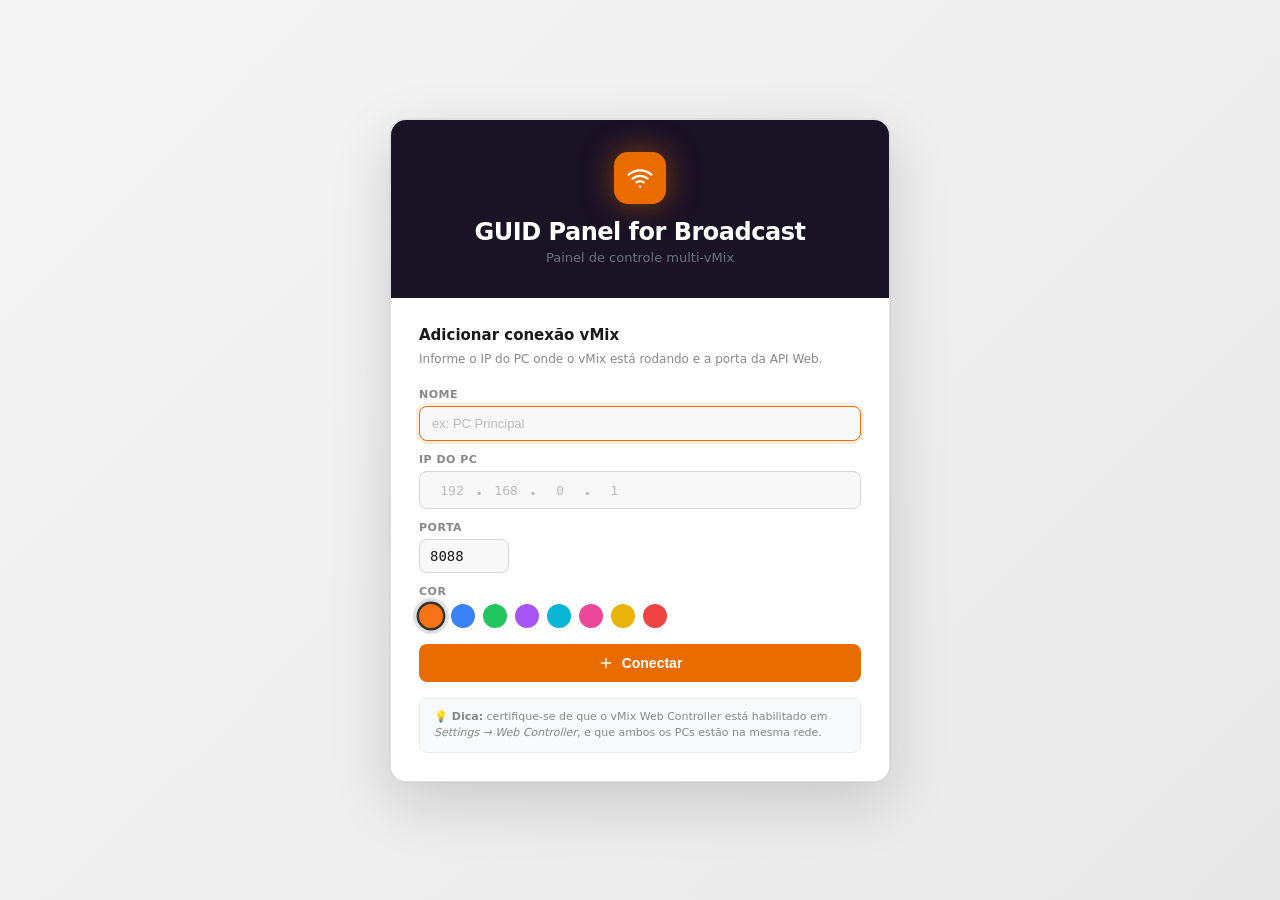
<file: extension/index.html>
<!DOCTYPE html>
<html lang="pt-BR">

<head>
    <meta charset="UTF-8">
    <meta name="viewport" content="width=device-width, initial-scale=1.0">
    <title>GUID Panel for Broadcast</title>
    <link rel="stylesheet" href="style.css">
</head>

<body>
    <div id="app-root">
        <div class="loading-screen">
            <div class="loading-logo">GUID Panel</div>
            <div class="loading-sub">Carregando...</div>
        </div>
    </div>
    <script src="lc-engine.js"></script>
    <script src="companion-builder.js"></script>
    <script src="app.js"></script>
</body>

</html>
</file>
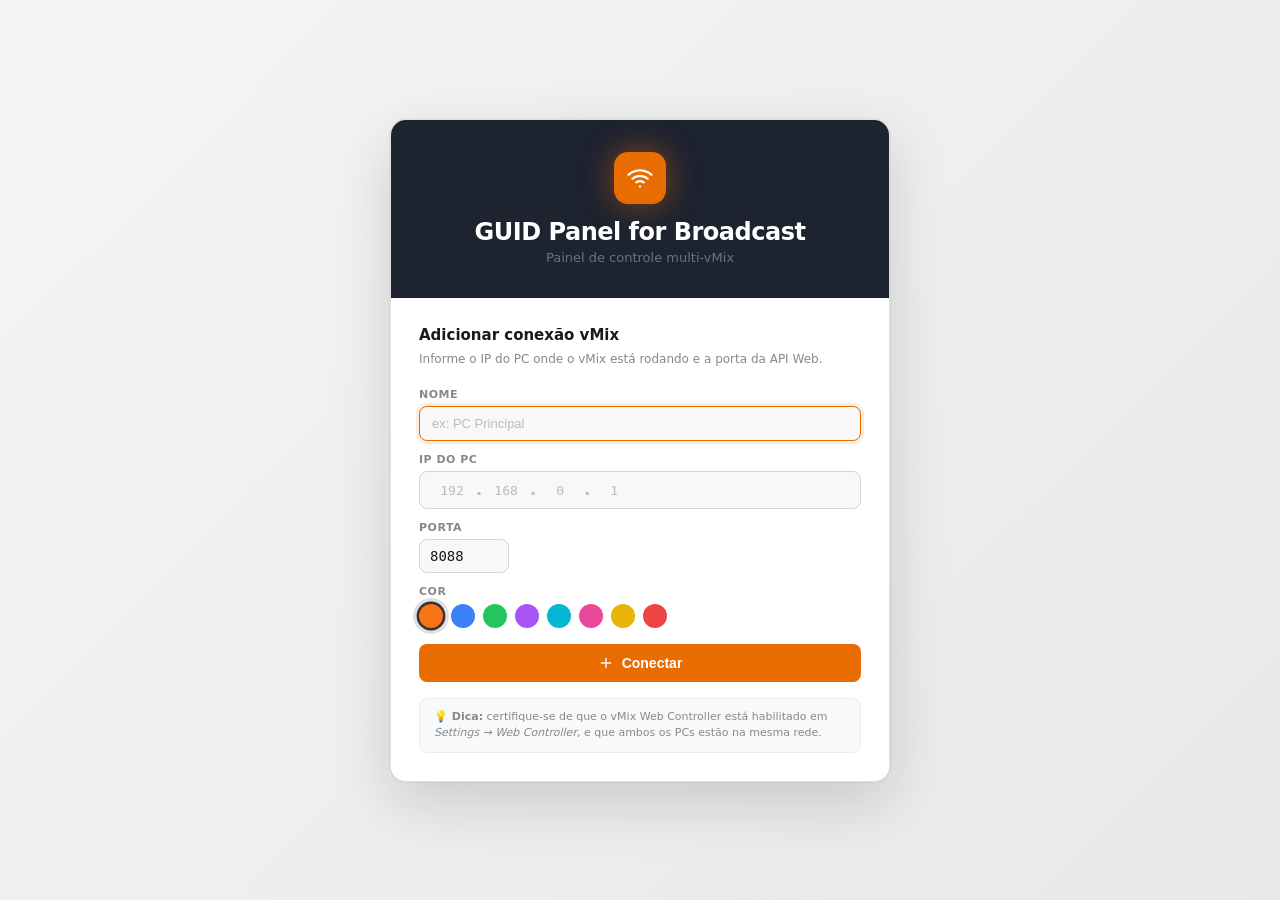
<file: guid-panel-for-broadcast/index.html>
<!DOCTYPE html>
<html lang="pt-BR">

<head>
    <meta charset="UTF-8">
    <meta name="viewport" content="width=device-width, initial-scale=1.0">
    <title>GUID Panel for Broadcast</title>
    <link rel="stylesheet" href="style.css">
</head>

<body>
    <div id="app-root">
        <div class="loading-screen">
            <div class="loading-logo">GUID Panel</div>
            <div class="loading-sub">Carregando...</div>
        </div>
    </div>
    <script src="app.js"></script>
</body>

</html>
</file>
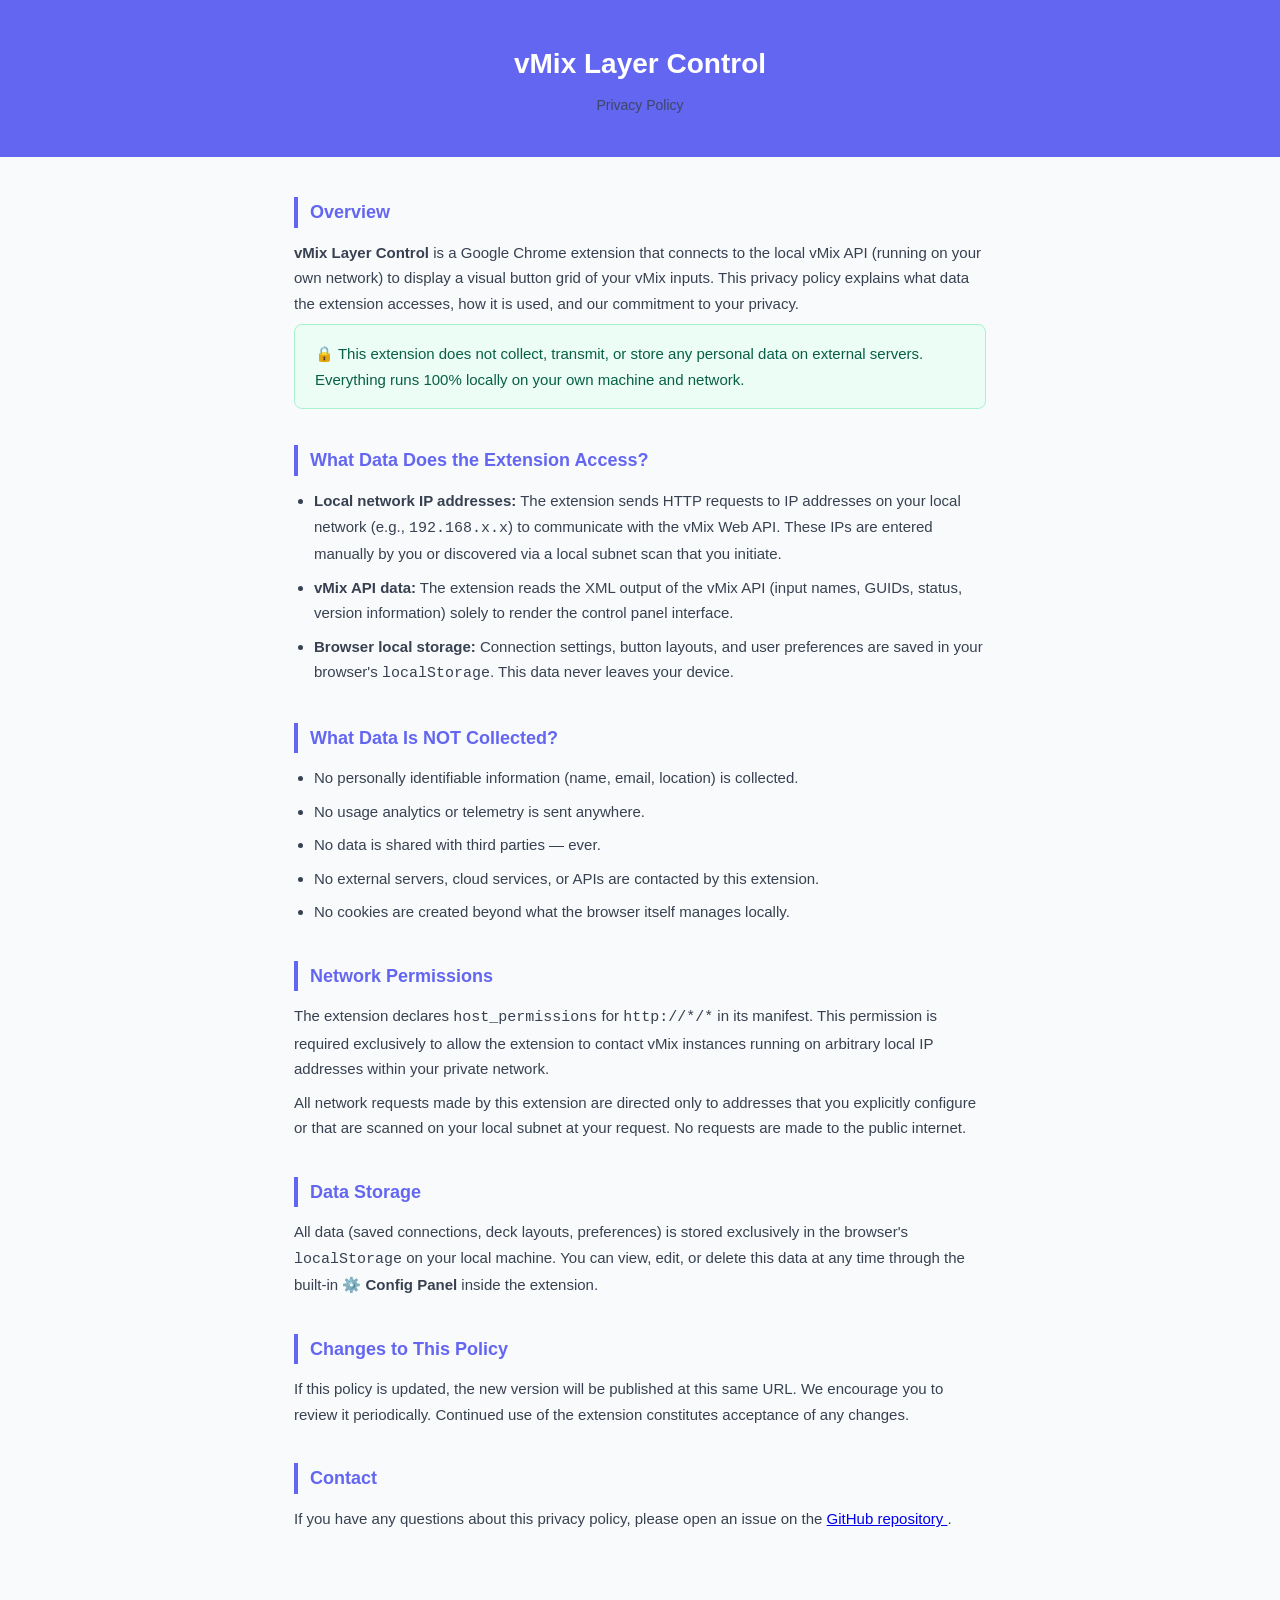
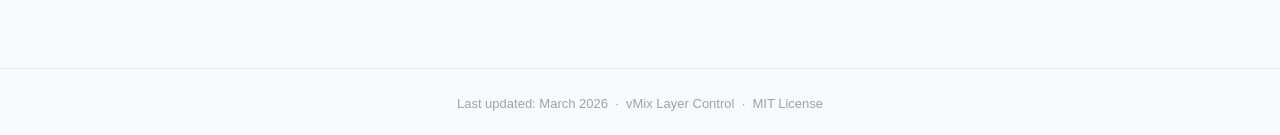
<file: extension/privacy-policy.html>
<!DOCTYPE html>
<html lang="en">

<head>
    <meta charset="UTF-8">
    <meta name="viewport" content="width=device-width, initial-scale=1.0">
    <title>Privacy Policy — vMix Layer Control</title>
    <style>
        * {
            box-sizing: border-box;
            margin: 0;
            padding: 0;
        }

        body {
            font-family: -apple-system, BlinkMacSystemFont, 'Segoe UI', Roboto, sans-serif;
            background: #f9fafb;
            color: #1a1a1a;
            line-height: 1.7;
        }

        header {
            background: #6366f1;
            color: #fff;
            padding: 40px 24px 32px;
            text-align: center;
        }

        header h1 {
            font-size: 28px;
            font-weight: 800;
            margin-bottom: 6px;
        }

        header p {
            font-size: 14px;
            opacity: .85;
        }

        main {
            max-width: 740px;
            margin: 40px auto;
            padding: 0 24px 60px;
        }

        section {
            margin-bottom: 36px;
        }

        h2 {
            font-size: 18px;
            font-weight: 700;
            color: #6366f1;
            border-left: 4px solid #6366f1;
            padding-left: 12px;
            margin-bottom: 12px;
        }

        p,
        li {
            font-size: 15px;
            color: #374151;
            margin-bottom: 8px;
        }

        ul {
            padding-left: 20px;
        }

        .highlight {
            background: #ecfdf5;
            border: 1px solid #a7f3d0;
            border-radius: 8px;
            padding: 16px 20px;
            margin-top: 8px;
            font-size: 15px;
            color: #065f46;
            font-weight: 500;
        }

        footer {
            text-align: center;
            font-size: 13px;
            color: #9ca3af;
            padding: 24px;
            border-top: 1px solid #e5e7eb;
        }
    </style>
</head>

<body>

    <header>
        <h1>vMix Layer Control</h1>
        <p>Privacy Policy</p>
    </header>

    <main>

        <section>
            <h2>Overview</h2>
            <p>
                <strong>vMix Layer Control</strong> is a Google Chrome extension that connects to the
                local vMix API (running on your own network) to display a visual button grid of your
                vMix inputs. This privacy policy explains what data the extension accesses, how it is
                used, and our commitment to your privacy.
            </p>
            <div class="highlight">
                🔒 This extension does not collect, transmit, or store any personal data on external servers.
                Everything runs 100% locally on your own machine and network.
            </div>
        </section>

        <section>
            <h2>What Data Does the Extension Access?</h2>
            <ul>
                <li>
                    <strong>Local network IP addresses:</strong> The extension sends HTTP requests to
                    IP addresses on your local network (e.g., <code>192.168.x.x</code>) to communicate
                    with the vMix Web API. These IPs are entered manually by you or discovered via a
                    local subnet scan that you initiate.
                </li>
                <li>
                    <strong>vMix API data:</strong> The extension reads the XML output of the vMix API
                    (input names, GUIDs, status, version information) solely to render the control panel
                    interface.
                </li>
                <li>
                    <strong>Browser local storage:</strong> Connection settings, button layouts, and
                    user preferences are saved in your browser's <code>localStorage</code>. This data
                    never leaves your device.
                </li>
            </ul>
        </section>

        <section>
            <h2>What Data Is NOT Collected?</h2>
            <ul>
                <li>No personally identifiable information (name, email, location) is collected.</li>
                <li>No usage analytics or telemetry is sent anywhere.</li>
                <li>No data is shared with third parties — ever.</li>
                <li>No external servers, cloud services, or APIs are contacted by this extension.</li>
                <li>No cookies are created beyond what the browser itself manages locally.</li>
            </ul>
        </section>

        <section>
            <h2>Network Permissions</h2>
            <p>
                The extension declares <code>host_permissions</code> for <code>http://*/*</code> in its
                manifest. This permission is required exclusively to allow the extension to contact
                vMix instances running on arbitrary local IP addresses within your private network.
            </p>
            <p>
                All network requests made by this extension are directed only to addresses that you
                explicitly configure or that are scanned on your local subnet at your request.
                No requests are made to the public internet.
            </p>
        </section>

        <section>
            <h2>Data Storage</h2>
            <p>
                All data (saved connections, deck layouts, preferences) is stored exclusively in the
                browser's <code>localStorage</code> on your local machine. You can view, edit, or
                delete this data at any time through the built-in <strong>⚙️ Config Panel</strong>
                inside the extension.
            </p>
        </section>

        <section>
            <h2>Changes to This Policy</h2>
            <p>
                If this policy is updated, the new version will be published at this same URL.
                We encourage you to review it periodically. Continued use of the extension
                constitutes acceptance of any changes.
            </p>
        </section>

        <section>
            <h2>Contact</h2>
            <p>
                If you have any questions about this privacy policy, please open an issue on the
                <a href="https://github.com/lucasftas/vmix-layer-control" target="_blank">
                    GitHub repository
                </a>.
            </p>
        </section>

    </main>

    <footer>
        Last updated: March 2026 &nbsp;·&nbsp; vMix Layer Control &nbsp;·&nbsp; MIT License
    </footer>

</body>

</html>
</file>
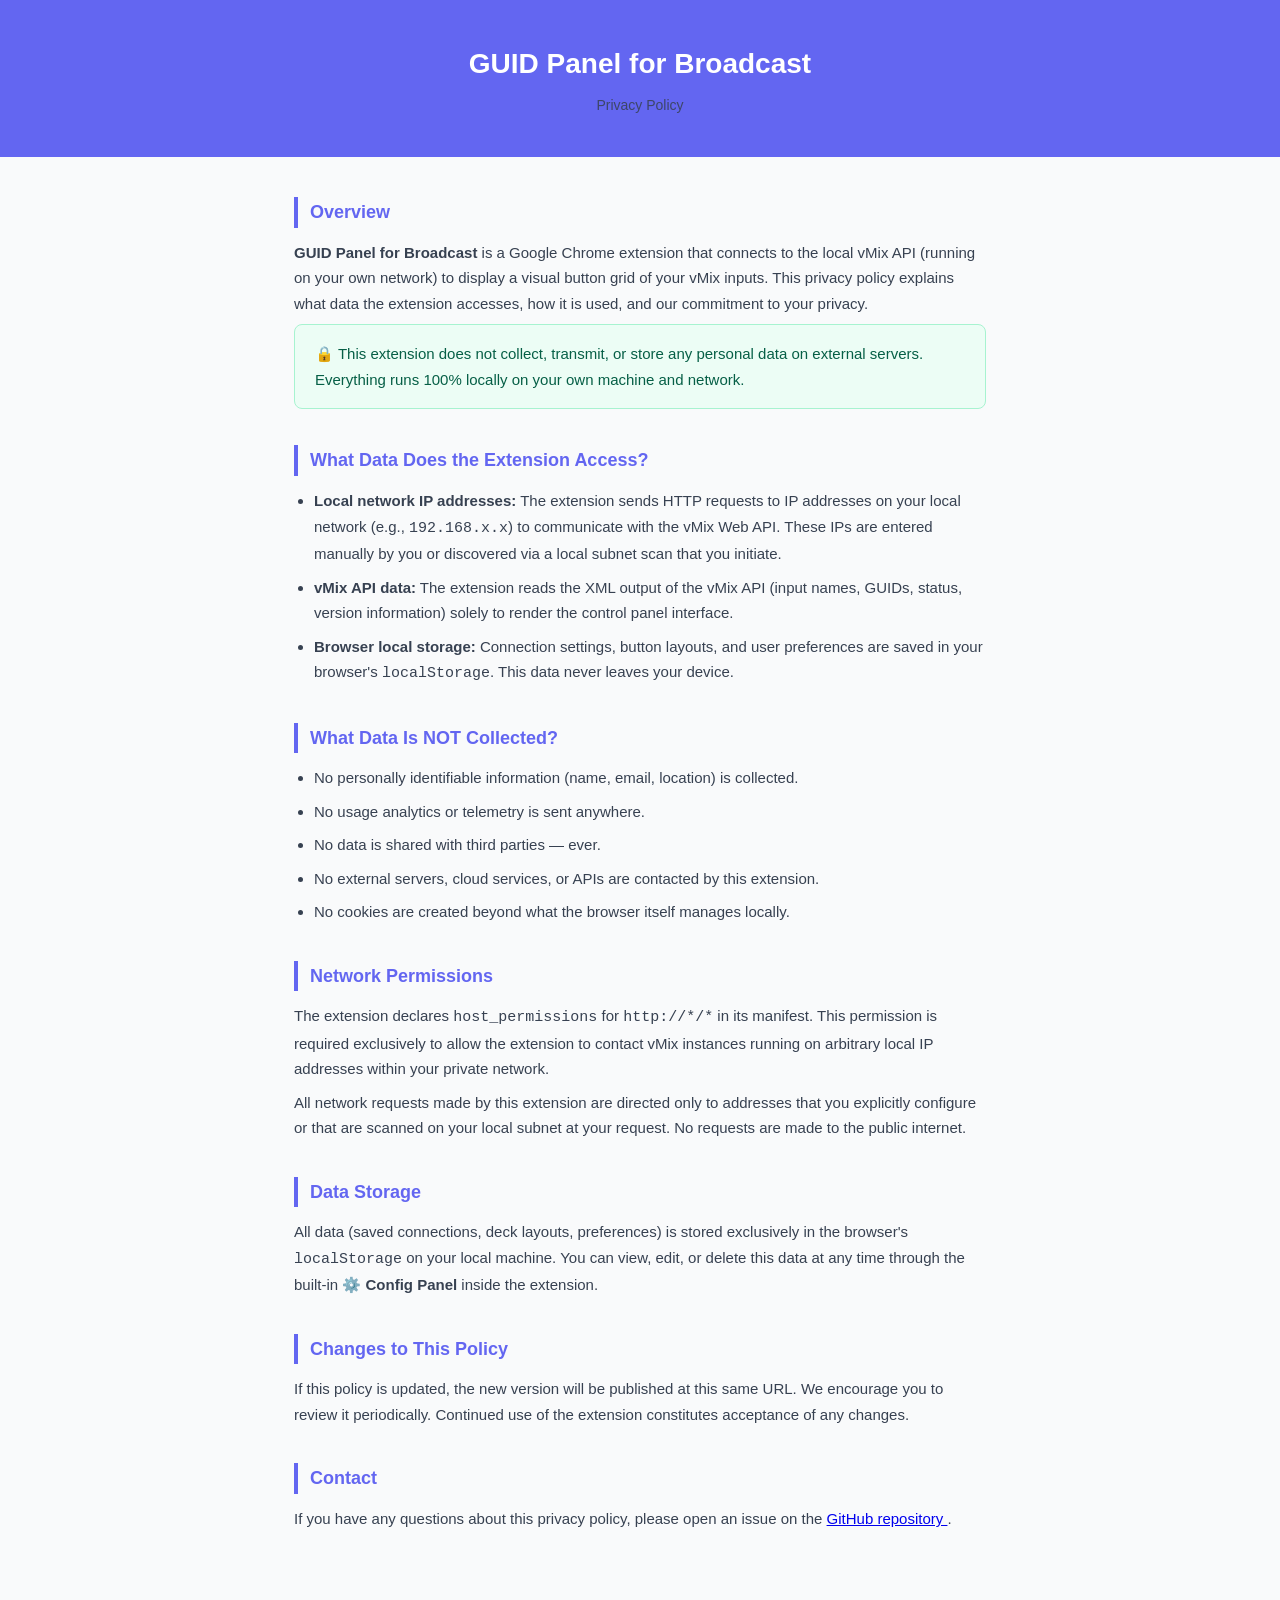
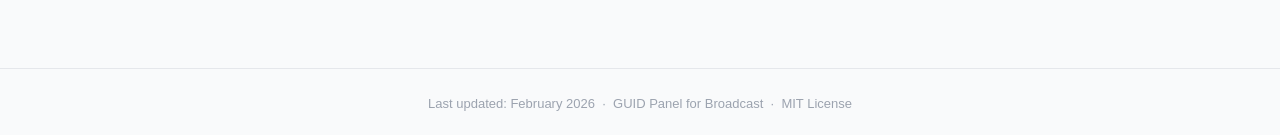
<file: guid-panel-for-broadcast/privacy-policy.html>
<!DOCTYPE html>
<html lang="en">

<head>
    <meta charset="UTF-8">
    <meta name="viewport" content="width=device-width, initial-scale=1.0">
    <title>Privacy Policy — GUID Panel for Broadcast</title>
    <style>
        * {
            box-sizing: border-box;
            margin: 0;
            padding: 0;
        }

        body {
            font-family: -apple-system, BlinkMacSystemFont, 'Segoe UI', Roboto, sans-serif;
            background: #f9fafb;
            color: #1a1a1a;
            line-height: 1.7;
        }

        header {
            background: #6366f1;
            color: #fff;
            padding: 40px 24px 32px;
            text-align: center;
        }

        header h1 {
            font-size: 28px;
            font-weight: 800;
            margin-bottom: 6px;
        }

        header p {
            font-size: 14px;
            opacity: .85;
        }

        main {
            max-width: 740px;
            margin: 40px auto;
            padding: 0 24px 60px;
        }

        section {
            margin-bottom: 36px;
        }

        h2 {
            font-size: 18px;
            font-weight: 700;
            color: #6366f1;
            border-left: 4px solid #6366f1;
            padding-left: 12px;
            margin-bottom: 12px;
        }

        p,
        li {
            font-size: 15px;
            color: #374151;
            margin-bottom: 8px;
        }

        ul {
            padding-left: 20px;
        }

        .highlight {
            background: #ecfdf5;
            border: 1px solid #a7f3d0;
            border-radius: 8px;
            padding: 16px 20px;
            margin-top: 8px;
            font-size: 15px;
            color: #065f46;
            font-weight: 500;
        }

        footer {
            text-align: center;
            font-size: 13px;
            color: #9ca3af;
            padding: 24px;
            border-top: 1px solid #e5e7eb;
        }
    </style>
</head>

<body>

    <header>
        <h1>GUID Panel for Broadcast</h1>
        <p>Privacy Policy</p>
    </header>

    <main>

        <section>
            <h2>Overview</h2>
            <p>
                <strong>GUID Panel for Broadcast</strong> is a Google Chrome extension that connects to the
                local vMix API (running on your own network) to display a visual button grid of your
                vMix inputs. This privacy policy explains what data the extension accesses, how it is
                used, and our commitment to your privacy.
            </p>
            <div class="highlight">
                🔒 This extension does not collect, transmit, or store any personal data on external servers.
                Everything runs 100% locally on your own machine and network.
            </div>
        </section>

        <section>
            <h2>What Data Does the Extension Access?</h2>
            <ul>
                <li>
                    <strong>Local network IP addresses:</strong> The extension sends HTTP requests to
                    IP addresses on your local network (e.g., <code>192.168.x.x</code>) to communicate
                    with the vMix Web API. These IPs are entered manually by you or discovered via a
                    local subnet scan that you initiate.
                </li>
                <li>
                    <strong>vMix API data:</strong> The extension reads the XML output of the vMix API
                    (input names, GUIDs, status, version information) solely to render the control panel
                    interface.
                </li>
                <li>
                    <strong>Browser local storage:</strong> Connection settings, button layouts, and
                    user preferences are saved in your browser's <code>localStorage</code>. This data
                    never leaves your device.
                </li>
            </ul>
        </section>

        <section>
            <h2>What Data Is NOT Collected?</h2>
            <ul>
                <li>No personally identifiable information (name, email, location) is collected.</li>
                <li>No usage analytics or telemetry is sent anywhere.</li>
                <li>No data is shared with third parties — ever.</li>
                <li>No external servers, cloud services, or APIs are contacted by this extension.</li>
                <li>No cookies are created beyond what the browser itself manages locally.</li>
            </ul>
        </section>

        <section>
            <h2>Network Permissions</h2>
            <p>
                The extension declares <code>host_permissions</code> for <code>http://*/*</code> in its
                manifest. This permission is required exclusively to allow the extension to contact
                vMix instances running on arbitrary local IP addresses within your private network.
            </p>
            <p>
                All network requests made by this extension are directed only to addresses that you
                explicitly configure or that are scanned on your local subnet at your request.
                No requests are made to the public internet.
            </p>
        </section>

        <section>
            <h2>Data Storage</h2>
            <p>
                All data (saved connections, deck layouts, preferences) is stored exclusively in the
                browser's <code>localStorage</code> on your local machine. You can view, edit, or
                delete this data at any time through the built-in <strong>⚙️ Config Panel</strong>
                inside the extension.
            </p>
        </section>

        <section>
            <h2>Changes to This Policy</h2>
            <p>
                If this policy is updated, the new version will be published at this same URL.
                We encourage you to review it periodically. Continued use of the extension
                constitutes acceptance of any changes.
            </p>
        </section>

        <section>
            <h2>Contact</h2>
            <p>
                If you have any questions about this privacy policy, please open an issue on the
                <a href="https://github.com/lucasftas/guid-panel-for-broadcast" target="_blank">
                    GitHub repository
                </a>.
            </p>
        </section>

    </main>

    <footer>
        Last updated: February 2026 &nbsp;·&nbsp; GUID Panel for Broadcast &nbsp;·&nbsp; MIT License
    </footer>

</body>

</html>
</file>
<file: extension/style.css>
/* =============================================
   vMix Layer Control — Themed Style
   ============================================= */

:root {
    --bg-app: #f0f0f0;
    --bg-panel: #ffffff;
    --bg-sidebar: #1a1225;
    --bg-sidebar-item: #ffffff;
    --border: #e0e0e0;
    --border-dark: #d0d0d0;
    --accent: #7c3aed;
    --accent-light: #a78bfa;
    --accent-orange: #e86c00;
    --accent-red: #dc2626;
    --text: #1a1a1a;
    --text-muted: #888;
    --sidebar-text: #c8cdd8;
    --sidebar-muted: #5a6278;
    --shadow: 0 1px 4px rgba(0, 0, 0, 0.10);
    --shadow-md: 0 4px 16px rgba(0, 0, 0, 0.12);
}

/* Tema Deck/Inputs — roxo */
.theme-deck {
    --accent: #7c3aed;
    --accent-light: #a78bfa;
    --accent-orange: #7c3aed;  /* override pra tingir elementos globais */
    --bg-sidebar: #1a1225;
}
.theme-deck .sidebar { background: #1a1225; }
.theme-deck .deck-tab.active { color: #7c3aed; border-color: #7c3aed; background: #faf5ff; }
.theme-deck .card-num { background: #7c3aed; }
.theme-deck .input-card.lc-active {
    border-color: #7c3aed;
    box-shadow: 0 0 0 2px rgba(124, 58, 237, 0.3);
    background: #faf5ff;
}

/* Tema Layers — laranja (Multilayer Editor) */
.theme-layers {
    --accent: #e86c00;
    --accent-light: #ff9a3c;
    --accent-orange: #e86c00;
    --bg-sidebar: #1e1408;
}
.theme-layers .sidebar { background: #1e1408; }
.theme-layers .deck-tab.active { color: #e86c00; border-color: #e86c00; background: #fff8f0; }
.theme-layers .card-num { background: #e86c00; }
.theme-layers .input-card.lc-active {
    border-color: #e86c00;
    box-shadow: 0 0 0 2px rgba(232, 108, 0, 0.3);
    background: #fff8f0;
}

/* Tema Anchor — verde (Anchor Slip X) */
.theme-anchor {
    --accent: #16a34a;
    --accent-light: #4ade80;
    --accent-orange: #16a34a;  /* override pra elementos que usam esse token */
    --bg-sidebar: #0b1f14;
}
.theme-anchor .sidebar { background: #0b1f14; }
.theme-anchor .deck-tab.active { color: #16a34a; border-color: #16a34a; background: #f0fdf4; }
.theme-anchor .card-num { background: #16a34a; }
.theme-anchor .input-card.lc-active {
    border-color: #16a34a;
    box-shadow: 0 0 0 2px rgba(22, 163, 74, 0.3);
    background: #f0fdf4;
}

/* Tema Companion — azul (Companion Generator) */
.theme-companion {
    --accent: #3b82f6;
    --accent-light: #60a5fa;
    --accent-orange: #3b82f6;
    --bg-sidebar: #0c1426;
}
.theme-companion .sidebar { background: #0c1426; }
.theme-companion .deck-tab.active { color: #3b82f6; border-color: #3b82f6; background: #eff6ff; }
.theme-companion .card-num { background: #3b82f6; }
.theme-companion .input-card.lc-active {
    border-color: #3b82f6;
    box-shadow: 0 0 0 2px rgba(59, 130, 246, 0.3);
    background: #eff6ff;
}

/* Transições suaves entre temas */
.sidebar, .deck-tab, .card-num, .input-card { transition: all 0.3s ease; }

* {
    box-sizing: border-box;
    margin: 0;
    padding: 0;
}

body {
    background: var(--bg-app);
    color: var(--text);
    font-family: system-ui, -apple-system, 'Segoe UI', sans-serif;
    height: 100vh;
    overflow: hidden;
    -webkit-user-select: none;
    user-select: none;
}

/* =============================================
   SETUP SCREEN
   ============================================= */

.setup-screen {
    height: 100vh;
    display: flex;
    align-items: center;
    justify-content: center;
    background: linear-gradient(135deg, #f5f5f5 0%, #e8e8e8 100%);
}

.setup-card {
    background: #fff;
    border: 1px solid #e0e0e0;
    border-radius: 16px;
    width: 500px;
    box-shadow: 0 20px 60px rgba(0, 0, 0, 0.15), 0 0 0 1px rgba(0, 0, 0, 0.04);
    overflow: hidden;
}

.setup-logo {
    padding: 32px;
    text-align: center;
    background: var(--bg-sidebar);
    border-bottom: 1px solid #151921;
}

.setup-logo-icon {
    width: 52px;
    height: 52px;
    background: var(--accent-orange);
    border-radius: 14px;
    display: flex;
    align-items: center;
    justify-content: center;
    margin: 0 auto 14px;
    color: #fff;
    box-shadow: 0 0 30px rgba(232, 108, 0, 0.5);
}

.setup-logo-icon svg {
    width: 26px;
    height: 26px;
}

.setup-title {
    font-size: 24px;
    font-weight: 800;
    color: #fff;
    letter-spacing: -0.5px;
}

.setup-sub {
    font-size: 13px;
    color: #6b7280;
    margin-top: 4px;
}

.setup-body {
    padding: 28px;
    background: #fff;
}

.setup-section-title {
    font-size: 15px;
    font-weight: 700;
    color: #1a1a1a;
    margin-bottom: 6px;
}

.setup-hint {
    font-size: 12px;
    color: #888;
    margin-bottom: 20px;
    line-height: 1.5;
}

.setup-form {
    display: flex;
    flex-direction: column;
    gap: 12px;
}

.setup-field {
    display: flex;
    flex-direction: column;
    gap: 5px;
}

.setup-field label {
    font-size: 11px;
    color: #888;
    font-weight: 700;
    text-transform: uppercase;
    letter-spacing: 0.5px;
}

.setup-field-row {
    display: flex;
    gap: 10px;
}

.setup-input {
    background: #f8f8f8;
    color: #1a1a1a;
    border: 1px solid #d4d4d4;
    border-radius: 8px;
    padding: 9px 12px;
    font-size: 13px;
    outline: none;
    transition: border-color 0.2s, box-shadow 0.2s;
    width: 100%;
}

.setup-input:focus {
    border-color: var(--accent-orange);
    box-shadow: 0 0 0 3px rgba(232, 108, 0, 0.12);
}

.setup-input::placeholder {
    color: #bbb;
}

.setup-colors label {
    font-size: 11px;
    color: #888;
    font-weight: 700;
    text-transform: uppercase;
    letter-spacing: 0.5px;
    margin-bottom: 6px;
    display: block;
}

.color-row {
    display: flex;
    gap: 8px;
    flex-wrap: wrap;
}

.color-swatch {
    width: 24px;
    height: 24px;
    border-radius: 50%;
    border: 2px solid transparent;
    cursor: pointer;
    transition: transform 0.15s, border-color 0.15s;
    padding: 0;
}

.color-swatch:hover {
    transform: scale(1.25);
}

.color-swatch.selected {
    border-color: #333;
    transform: scale(1.2);
    box-shadow: 0 0 0 3px rgba(0, 0, 0, 0.12);
}

.setup-btn-primary {
    background: var(--accent-orange);
    color: #fff;
    border: none;
    border-radius: 8px;
    padding: 11px 20px;
    font-size: 14px;
    font-weight: 700;
    cursor: pointer;
    display: flex;
    align-items: center;
    justify-content: center;
    gap: 8px;
    transition: background 0.2s, transform 0.1s;
    margin-top: 4px;
}

.setup-btn-primary:hover {
    background: #d46000;
}

.setup-btn-primary:active {
    transform: scale(0.98);
}

.setup-btn-primary svg {
    width: 16px;
    height: 16px;
}

.setup-tip {
    margin-top: 16px;
    padding: 10px 14px;
    background: #f8f9fa;
    border: 1px solid #e9ecef;
    border-radius: 8px;
    font-size: 11px;
    color: #888;
    line-height: 1.5;
}

/* =============================================
   MAIN LAYOUT
   ============================================= */

.app-layout {
    display: flex;
    height: 100vh;
    overflow: hidden;
}

/* =============================================
   SIDEBAR (dark, like ATEM)
   ============================================= */

.sidebar {
    width: 210px;
    min-width: 210px;
    background: var(--bg-sidebar);
    border-right: 1px solid #151921;
    display: flex;
    flex-direction: column;
    overflow: hidden;
    transition: width 0.2s ease, min-width 0.2s ease, border-right-color 0.2s ease;
}

/* Sidebar colapsada — default. Mostra só via hamburger no topbar. */
.app-layout.sidebar-closed .sidebar {
    width: 0;
    min-width: 0;
    border-right-color: transparent;
}
.app-layout.sidebar-closed .sidebar * { visibility: hidden; }

.sidebar-header {
    padding: 14px 16px 10px;
    display: flex;
    align-items: baseline;
    gap: 6px;
    border-bottom: 1px solid #151921;
    flex-shrink: 0;
}

.sidebar-logo {
    font-size: 16px;
    font-weight: 900;
    color: var(--accent-orange);
    letter-spacing: -0.5px;
}

.sidebar-version {
    font-size: 10px;
    color: #3a4255;
    font-weight: bold;
}

.btn-sidebar-close {
    margin-left: auto;
    background: transparent;
    border: 1px solid #2a2f3f;
    color: #7a7faf;
    width: 26px;
    height: 26px;
    border-radius: 6px;
    display: inline-flex;
    align-items: center;
    justify-content: center;
    cursor: pointer;
    transition: background 0.15s, color 0.15s, border-color 0.15s;
    flex-shrink: 0;
}
.btn-sidebar-close:hover {
    background: rgba(255, 255, 255, 0.06);
    color: #fff;
    border-color: #4a4f6f;
}
.btn-sidebar-close svg { width: 13px; height: 13px; }

.sidebar-instances {
    flex: 1;
    overflow-y: auto;
    padding: 6px;
}

.sidebar-item {
    display: flex;
    align-items: center;
    gap: 8px;
    padding: 8px 10px;
    border-radius: 8px;
    cursor: pointer;
    border-left: 3px solid transparent;
    transition: background 0.15s;
    position: relative;
    margin-bottom: 2px;
}

.sidebar-item:hover {
    background: rgba(255, 255, 255, 0.05);
}

.sidebar-item.active {
    border-left-width: 3px;
}

.sidebar-item-color {
    width: 8px;
    height: 8px;
    border-radius: 50%;
    flex-shrink: 0;
}

.sidebar-item-info {
    flex: 1;
    min-width: 0;
    display: flex;
    flex-direction: column;
    gap: 1px;
}

.sidebar-item-name {
    font-size: 12px;
    font-weight: bold;
    white-space: nowrap;
    overflow: hidden;
    text-overflow: ellipsis;
}

.sidebar-item-addr {
    font-size: 10px;
    color: var(--sidebar-muted);
    font-family: monospace;
}

.sidebar-item-status {
    font-size: 10px;
    flex-shrink: 0;
}

.st-online {
    color: #22c55e;
}

.st-offline {
    color: #f87171;
}

.st-connecting {
    color: #fbbf24;
    animation: pulse 1.2s infinite;
}

@keyframes pulse {

    0%,
    100% {
        opacity: 1;
    }

    50% {
        opacity: 0.3;
    }
}

.sidebar-item-actions {
    display: flex;
    gap: 2px;
    opacity: 0;
    transition: opacity 0.15s;
    flex-shrink: 0;
}

.sidebar-item:hover .sidebar-item-actions {
    opacity: 1;
}

.sib-btn {
    background: none;
    border: none;
    cursor: pointer;
    color: #3a4255;
    display: flex;
    align-items: center;
    padding: 3px;
    border-radius: 4px;
    transition: color 0.15s, background 0.15s;
}

.sib-btn svg {
    width: 12px;
    height: 12px;
}

.sib-btn:hover {
    background: rgba(255, 255, 255, 0.05);
}

.sib-rename:hover {
    color: #60a5fa;
}

.sib-duplicate:hover {
    color: #34d399;
}

.sib-remove:hover {
    color: #f87171;
}

.sidebar-add-area {
    padding: 8px;
    border-top: 1px solid #151921;
    flex-shrink: 0;
}

.btn-sidebar-add {
    width: 100%;
    background: transparent;
    color: var(--sidebar-muted);
    border: 1px dashed #2e3548;
    border-radius: 8px;
    padding: 8px;
    font-size: 12px;
    cursor: pointer;
    display: flex;
    align-items: center;
    justify-content: center;
    gap: 6px;
    transition: color 0.2s, border-color 0.2s;
}

.btn-sidebar-add svg {
    width: 13px;
    height: 13px;
}

.btn-sidebar-add:hover {
    color: var(--accent-orange);
    border-color: var(--accent-orange);
}

/* Inline add form */
.sidebar-add-form {
    background: #181e2c;
    border: 1px solid #2a3040;
    border-radius: 8px;
    padding: 10px;
    margin-bottom: 6px;
    display: flex;
    flex-direction: column;
    gap: 6px;
}

/* Inline edit form — appears directly below the item being edited */
.sidebar-edit-form {
    background: #181e2c;
    border: 1px solid #2e3c52;
    border-top: 2px solid var(--accent-orange);
    border-radius: 0 0 8px 8px;
    padding: 10px;
    margin-bottom: 4px;
    display: flex;
    flex-direction: column;
    gap: 7px;
    animation: slideDown 0.18s ease;
}

@keyframes slideDown {
    from {
        opacity: 0;
        transform: translateY(-6px);
    }

    to {
        opacity: 1;
        transform: translateY(0);
    }
}

.sef-title {
    font-size: 10px;
    font-weight: 700;
    color: var(--accent-orange);
    text-transform: uppercase;
    letter-spacing: 0.5px;
    margin-bottom: 2px;
}

.sef-label {
    font-size: 10px;
    color: #5a6278;
    font-weight: 600;
    text-transform: uppercase;
    letter-spacing: 0.4px;
    margin-top: 2px;
}

.sef-actions {
    display: flex;
    gap: 5px;
    margin-top: 2px;
}

.sef-btn-delete {
    background: #2a3040;
    color: #5a6278;
    border: none;
    border-radius: 6px;
    padding: 6px;
    cursor: pointer;
    display: flex;
    align-items: center;
    justify-content: center;
    transition: background 0.2s, color 0.2s;
    gap: 4px;
}

.sef-btn-delete svg {
    width: 13px;
    height: 13px;
}

.sef-btn-delete:hover {
    background: #3a2020;
    color: #f87171;
}


.saf-colors {
    display: flex;
    gap: 5px;
    flex-wrap: wrap;
}

.color-swatch-sm {
    width: 18px;
    height: 18px;
    border-radius: 50%;
    border: 2px solid transparent;
    cursor: pointer;
    padding: 0;
    transition: transform 0.15s;
}

.color-swatch-sm:hover {
    transform: scale(1.2);
}

.color-swatch-sm.selected {
    border-color: white;
    transform: scale(1.15);
}

.saf-input {
    background: #141920;
    color: #c8cdd8;
    border: 1px solid #2a3040;
    border-radius: 6px;
    padding: 6px 8px;
    font-size: 11px;
    outline: none;
    width: 100%;
}

.saf-input:focus {
    border-color: var(--accent-orange);
}

.saf-input-sm {
    background: #141920;
    color: #c8cdd8;
    border: 1px solid #2a3040;
    border-radius: 6px;
    padding: 6px 8px;
    font-size: 11px;
    outline: none;
    width: 70px;
}

.saf-btn-ok {
    flex: 1;
    background: var(--accent-orange);
    color: #fff;
    border: none;
    border-radius: 6px;
    padding: 6px;
    cursor: pointer;
    display: flex;
    align-items: center;
    justify-content: center;
}

.saf-btn-ok svg {
    width: 14px;
    height: 14px;
}

.saf-btn-cancel {
    background: #2a3040;
    color: #5a6278;
    border: none;
    border-radius: 6px;
    padding: 6px 10px;
    cursor: pointer;
    display: flex;
    align-items: center;
    justify-content: center;
}

.saf-btn-cancel svg {
    width: 14px;
    height: 14px;
}

.sidebar-footer {
    padding: 10px;
    border-top: 1px solid #151921;
    display: flex;
    flex-direction: column;
    gap: 6px;
    flex-shrink: 0;
}

.privacy-link {
    display: block;
    text-align: center;
    margin-top: 10px;
    font-size: 10px;
    color: #555;
    text-decoration: none;
    letter-spacing: 0.4px;
    transition: color 0.2s;
}
.privacy-link:hover { color: #888; }

.sidebar-ctrl {
    display: flex;
    align-items: center;
    gap: 6px;
    background: #161b27;
    padding: 4px 8px;
    border-radius: 6px;
    border: 1px solid #1f2636;
}


.ctrl-select {
    background: #1e2330;
    color: #c8cdd8;
    border: none;
    font-size: 11px;
    outline: none;
    cursor: pointer;
    border-radius: 3px;
    padding: 0 2px;
}

.refresh-dot {
    width: 6px;
    height: 6px;
    border-radius: 50%;
    background: #22c55e;
    box-shadow: 0 0 5px #22c55e;
    animation: pulse 1.5s infinite;
}

/* =============================================
   MAIN AREA
   ============================================= */

.main-area {
    flex: 1;
    min-width: 0;
    display: flex;
    flex-direction: column;
    overflow: hidden;
}

/* =============================================
   TOPBAR (light)
   ============================================= */

.topbar {
    height: 46px;
    background: #fff;
    border-bottom: 1px solid var(--border);
    display: flex;
    align-items: center;
    justify-content: space-between;
    padding: 0 14px;
    flex-shrink: 0;
    gap: 12px;
    box-shadow: var(--shadow);
}

.topbar-left {
    display: flex;
    align-items: center;
    gap: 10px;
    min-width: 0;
}

.btn-hamburger {
    background: transparent;
    border: 1px solid var(--border);
    border-radius: 6px;
    width: 34px;
    height: 30px;
    display: inline-flex;
    align-items: center;
    justify-content: center;
    cursor: pointer;
    color: var(--text-muted);
    transition: background 0.15s, color 0.15s, border-color 0.15s;
    flex-shrink: 0;
}
.btn-hamburger:hover {
    background: #f3f4f6;
    color: var(--text);
    border-color: var(--border-dark);
}
.btn-hamburger svg { width: 16px; height: 16px; }
.app-layout.sidebar-open .btn-hamburger {
    background: var(--accent-orange);
    color: #fff;
    border-color: var(--accent-orange);
}

.topbar-right {
    display: flex;
    align-items: center;
    gap: 8px;
    flex-shrink: 0;
}

.topbar-info {
    font-size: 12px;
    display: flex;
    align-items: center;
    gap: 6px;
    min-width: 0;
}

.status-bar {
    display: flex;
    gap: 5px;
}

.status-item {
    font-size: 10px;
    padding: 2px 6px;
    border-radius: 3px;
    background: #f3f4f6;
    border: 1px solid #e5e7eb;
    color: #9ca3af;
    font-weight: bold;
}

.status-active {
    background: #dcfce7;
    color: #16a34a;
    border-color: #86efac;
}

.btn-tool {
    background: #f3f4f6;
    color: #374151;
    border: 1px solid #e0e0e0;
    padding: 0 10px;
    border-radius: 6px;
    font-size: 11px;
    cursor: pointer;
    display: inline-flex;
    align-items: center;
    gap: 5px;
    transition: background 0.15s, border-color 0.15s;
    height: 28px;
    white-space: nowrap;
}

.btn-tool:hover {
    background: #e5e7eb;
    border-color: #d1d5db;
    color: #111;
}

.btn-tool svg {
    width: 13px;
    height: 13px;
}






.badge {
    background: #f3f4f6;
    color: var(--accent-orange);
    padding: 4px 8px;
    border-radius: 4px;
    border: 1px solid #e0e0e0;
    font-size: 12px;
    font-weight: bold;
    white-space: nowrap;
}

.clock {
    background: #1e2330;
    color: #c8cdd8;
    font-family: monospace;
    border-color: #151921;
}

/* =============================================
   CONTENT AREA
   ============================================= */

.content-area {
    flex: 1;
    display: flex;
    flex-direction: row;
    padding: 8px;
    gap: 8px;
    overflow: hidden;
    min-height: 0;
    background: var(--bg-app);
}

/* Coluna principal (deck-panel no topo + inputs-panel no rodapé) */
.main-column {
    flex: 1 1 auto;
    min-width: 0;
    min-height: 0;
    display: flex;
    flex-direction: column;
    gap: 8px;
    overflow: hidden;
}

/* DECK */
.deck-panel {
    background: #fff;
    border: 1px solid var(--border);
    border-radius: 10px;
    padding: 0;
    display: flex;
    flex-direction: column;
    align-items: stretch;
    min-height: 0;
    overflow: hidden;
    box-shadow: var(--shadow);
    /* Default (aba Multilayer): ocupa 3 partes de altura vs 2 do inputs */
    flex: 3 1 0;
}

/* Modo Inputs: deck-panel colapsa pra só as abas (conteúdo escondido),
   inputs-panel preenche abaixo das abas */
.content-area.mode-inputs .deck-panel {
    flex: 0 0 auto;
}
.content-area.mode-inputs .main-column .inputs-panel {
    flex: 1 1 auto;
}

/* TABS */
.deck-tabs {
    display: flex;
    gap: 0;
    border-bottom: 1px solid var(--border);
    flex-shrink: 0;
}
.deck-tab {
    flex: 1;
    padding: 9px 16px;
    font-size: 11px;
    font-weight: 600;
    text-align: center;
    cursor: pointer;
    border: none;
    border-bottom: 2px solid transparent;
    color: var(--text-muted);
    background: none;
    transition: all 0.15s;
    display: flex;
    align-items: center;
    justify-content: center;
    gap: 5px;
}
.deck-tab svg { width: 13px; height: 13px; }
.deck-tab:hover { color: var(--text); background: #fafafa; }
.deck-tab.active { color: var(--accent-orange); border-bottom-color: var(--accent-orange); background: #fff8f0; }

.layer-content.hidden { display: none; }
.layer-content { flex: 1; display: flex; flex-direction: column; padding: 10px; overflow: hidden; }

.deck-grid {
    /* Fills available panel height with equal-height rows — buttons never clip */
    flex: 1;
    display: grid;
    gap: 4px;
    grid-auto-rows: 1fr;
    min-height: 0;
    width: 100%;
    max-width: 1200px;
    overflow: hidden;
}

/* Deck buttons */
.sd-btn {
    position: relative;
    background: #f9fafb;
    border: 1px solid #e5e7eb;
    border-radius: 8px;
    cursor: pointer;
    display: flex;
    flex-direction: column;
    align-items: center;
    justify-content: center;
    overflow: hidden;
    transition: transform 0.1s, box-shadow 0.15s;
    /* No aspect-ratio: height is driven by grid-auto-rows:1fr */
    min-height: 0;
}

.sd-btn.empty {
    border: 1px dashed #e0e0e0;
    opacity: 0.6;
    background: transparent;
    cursor: default;
}

.sd-btn.active {
    background: #fff;
    border-color: #d1d5db;
}

.sd-btn.active:hover {
    transform: scale(1.03);
    box-shadow: 0 4px 12px rgba(0, 0, 0, 0.12);
}

.sd-btn:active {
    transform: scale(0.97);
}

.sd-btn.hover-drag {
    border: 2px solid var(--accent-orange);
    background: #fff8f3;
}

.sd-btn.dragging {
    opacity: 0.3;
}

.sd-btn-icon {
    margin-bottom: 4px;
    color: #9ca3af;
}

.sd-btn-running {
    color: #16a34a !important;
}

.sd-btn-title {
    font-size: 9px;
    font-weight: 700;
    text-align: center;
    line-height: 1.1;
    color: #374151;
    padding: 0 3px;
    display: -webkit-box;
    -webkit-line-clamp: 2;
    line-clamp: 2;
    -webkit-box-orient: vertical;
    overflow: hidden;
    width: 100%;
}

.sd-btn-number {
    position: absolute;
    bottom: 0;
    left: 0;
    right: 0;
    background: rgba(0, 0, 0, 0.05);
    color: #bbb;
    font-size: 8px;
    padding: 1px 4px;
    text-align: right;
    border-top: 1px solid rgba(0, 0, 0, 0.06);
}

.sd-index {
    position: absolute;
    top: 2px;
    left: 3px;
    font-size: 8px;
    color: #d1d5db;
    font-weight: bold;
}

.btn-clear {
    position: absolute;
    top: 2px;
    right: 2px;
    width: 15px;
    height: 15px;
    background: rgba(255, 255, 255, 0.9);
    border-radius: 3px;
    color: #ef4444;
    cursor: pointer;
    opacity: 0;
    display: flex;
    align-items: center;
    justify-content: center;
    transition: opacity 0.15s;
    border: 1px solid #fca5a5;
}

.sd-btn:hover .btn-clear {
    opacity: 1;
}

.btn-clear:hover {
    background: #ef4444;
    color: white;
    border-color: #ef4444;
}

.btn-clear svg {
    width: 9px;
    height: 9px;
}

.empty-state {
    color: #d1d5db;
    font-size: 13px;
    text-align: center;
    padding: 30px 20px;
}

/* INPUTS panel — sempre no rodapé da main-column.
   Altura (flex-grow) varia por aba:
   - mode-inputs: ocupa quase tudo (deck-panel colapsado só às tabs)
   - mode-layers: divide espaço com layer-content (2 de 5 partes) */
.inputs-panel {
    flex: 2 1 0;
    min-height: 0;
    display: flex;
    flex-direction: column;
    background: #fff;
    border: 1px solid var(--border);
    border-radius: 8px;
    overflow: hidden;
    box-shadow: var(--shadow);
}

/* COPY HISTORY (coluna direita, só em modo Deck) */
.copy-history-panel {
    flex: 1 1 0;
    min-width: 240px;
    max-width: 340px;
    min-height: 0;
    display: flex;
    flex-direction: column;
    background: #fff;
    border: 1px solid var(--border);
    border-radius: 8px;
    overflow: hidden;
    box-shadow: var(--shadow);
    transition: min-width 0.2s, max-width 0.2s, flex 0.2s;
}
.copy-history-panel.hidden { display: none; }

/* Collapsed: faixa estreita vertical só com ícone tipo TimeMachine (toggle) */
.copy-history-panel.collapsed {
    flex: 0 0 36px;
    min-width: 36px;
    max-width: 36px;
}
.copy-history-panel.collapsed .ch-header {
    flex-direction: column;
    padding: 10px 4px;
    gap: 10px;
    height: 100%;
    justify-content: flex-start;
    cursor: pointer;
}
.copy-history-panel.collapsed .ch-title-text {
    display: none;
}
.copy-history-panel.collapsed .ch-icon {
    width: 18px;
    height: 18px;
}
.copy-history-panel.collapsed .ch-clear,
.copy-history-panel.collapsed .ch-body {
    display: none;
}

.copy-history-panel .ch-header {
    background: var(--bg-light, #f9fafb);
    padding: 10px 12px;
    border-bottom: 1px solid var(--border);
    display: flex;
    justify-content: space-between;
    align-items: center;
    flex-shrink: 0;
    cursor: pointer;
    color: var(--text, #1f2937);
    transition: background 0.15s;
}
.copy-history-panel .ch-header:hover {
    background: #f3f4f6;
}
.copy-history-panel .ch-title {
    display: flex;
    align-items: center;
    gap: 6px;
    font-weight: bold;
    font-size: 12px;
    color: var(--text, #1f2937);
}
.copy-history-panel .ch-icon {
    width: 15px;
    height: 15px;
}
.copy-history-panel .ch-body {
    display: flex;
    flex-direction: column;
    flex: 1;
    min-height: 0;
}

.copy-history-panel .ch-clear {
    background: transparent;
    border: 1px solid #3a2f4e;
    border-radius: 6px;
    padding: 4px 8px;
    cursor: pointer;
    color: #d97706;
    display: flex;
    align-items: center;
    transition: background 0.15s, color 0.15s;
}
.copy-history-panel .ch-clear:hover { background: rgba(239,68,68,0.15); color: #ef4444; border-color: #7a3040; }
.copy-history-panel .ch-clear svg { width: 13px; height: 13px; }

.copy-history-panel .ch-list {
    flex: 1;
    overflow-y: auto;
    padding: 6px;
    display: flex;
    flex-direction: column;
    gap: 6px;
}

.copy-history-panel .ch-empty {
    padding: 20px 12px;
    text-align: center;
    font-size: 11px;
    color: #9ca3af;
    line-height: 1.5;
}

.copy-history-panel .ch-row {
    background: #fafafa;
    border: 1px solid #ececec;
    border-left: 3px solid #10b981;
    border-radius: 6px;
    padding: 8px 10px;
    display: flex;
    flex-direction: column;
    gap: 3px;
    transition: border-color 0.15s, background 0.15s;
}
.copy-history-panel .ch-row:hover { background: #f3f4f6; border-left-color: #047857; }

.copy-history-panel .ch-row-head {
    display: flex;
    justify-content: space-between;
    align-items: center;
    font-size: 10px;
    color: #9ca3af;
}
.copy-history-panel .ch-ts { font-family: Consolas, monospace; }
.copy-history-panel .ch-num {
    background: #7c3aed;
    color: #fff;
    border-radius: 3px;
    padding: 1px 6px;
    font-weight: 700;
    font-size: 10px;
}

.copy-history-panel .ch-title {
    font-size: 12px;
    font-weight: 600;
    color: #1a1a1a;
    overflow: hidden;
    text-overflow: ellipsis;
    white-space: nowrap;
}

.copy-history-panel .ch-guid {
    font-family: Consolas, monospace;
    font-size: 10px;
    color: #6b7280;
    overflow: hidden;
    text-overflow: ellipsis;
    white-space: nowrap;
}

.copy-history-panel .ch-recopy {
    background: #f9fafb;
    border: 1px solid #e5e7eb;
    border-radius: 5px;
    padding: 5px 8px;
    font-size: 10px;
    font-weight: 600;
    cursor: pointer;
    color: #374151;
    display: flex;
    align-items: center;
    gap: 4px;
    transition: background 0.15s, color 0.15s, border-color 0.15s;
    margin-top: 4px;
    align-self: flex-start;
}
.copy-history-panel .ch-recopy svg { width: 11px; height: 11px; }
.copy-history-panel .ch-recopy:hover { background: #d97706; color: #fff; border-color: #d97706; }

.inputs-info-bar {
    background: #f9fafb;
    padding: 4px 10px;
    border-bottom: 1px solid var(--border);
    display: flex;
    justify-content: space-between;
    align-items: center;
    font-size: 10px;
    color: #9ca3af;
    height: 26px;
    flex-shrink: 0;
}

.inputs-toolbar {
    height: 38px;
    background: #e5e7eb;
    display: flex;
    align-items: center;
    justify-content: space-between;
    padding: 0 8px;
    border-bottom: 1px solid var(--border);
    flex-shrink: 0;
}

.search-input {
    background: #fff;
    color: #374151;
    border: 1px solid #e0e0e0;
    padding: 5px 10px;
    font-size: 12px;
    border-radius: 6px;
    outline: none;
    width: 200px;
}

.search-input:focus {
    border-color: var(--accent-orange);
    box-shadow: 0 0 0 2px rgba(232, 108, 0, 0.1);
}

.filters-bar {
    height: 34px;
    background: #f9fafb;
    display: flex;
    align-items: center;
    gap: 5px;
    padding: 0 8px;
    border-bottom: 1px solid var(--border);
    overflow-x: auto;
    flex-shrink: 0;
}

.filter-pill {
    background: #fff;
    border: 1px solid #e0e0e0;
    color: #6b7280;
    font-size: 11px;
    padding: 3px 10px;
    border-radius: 12px;
    cursor: pointer;
    white-space: nowrap;
    transition: all 0.15s;
}

.filter-pill:hover {
    background: #f3f4f6;
    color: #374151;
}

.filter-pill.active {
    background: var(--accent-orange);
    color: #fff;
    border-color: var(--accent-orange);
    font-weight: bold;
}

.inputs-grid-container {
    flex: 1;
    overflow-y: auto;
    padding: 8px;
    background: #f5f5f5;
}

.inputs-grid {
    display: grid;
    grid-template-columns: repeat(auto-fill, minmax(130px, 1fr));
    gap: 8px;
    padding-bottom: 16px;
}

/* Grouped view (Explorer-style): grid vira flex-column, cada .inputs-group
   tem header colapsável + body que reaplica o grid interno. */
.inputs-grid[data-view-mode="grouped"] {
    display: flex;
    flex-direction: column;
    gap: 10px;
}
.inputs-group { display: flex; flex-direction: column; gap: 6px; }
.inputs-group-header {
    display: flex;
    align-items: center;
    gap: 6px;
    padding: 6px 10px;
    background: #e5e7eb;
    border: 1px solid rgba(0,0,0,0.15);
    border-radius: 4px;
    font-size: 11px;
    font-weight: 700;
    color: #fff;
    cursor: pointer;
    -webkit-user-select: none;
    user-select: none;
    transition: filter 0.12s;
}
.inputs-group-header:hover { filter: brightness(1.1); }

/* Header colorido por tipo — usa as mesmas cores dos cards (ver bg-* acima) */
.inputs-group-header.bg-Video   { background: #0284c7; }
.inputs-group-header.bg-Image   { background: #9333ea; }
.inputs-group-header.bg-Audio   { background: #16a34a; }
.inputs-group-header.bg-Title   { background: #d97706; }
.inputs-group-header.bg-Special { background: #db2777; }
.inputs-group-header .group-chevron {
    width: 12px;
    height: 12px;
    flex-shrink: 0;
    transition: transform 0.15s;
    transform: rotate(90deg); /* expandido = para baixo */
}
.inputs-group.collapsed .group-chevron {
    transform: rotate(0deg); /* colapsado = para direita */
}
.inputs-group-header .group-label {
    flex: 1;
    text-transform: uppercase;
    letter-spacing: 0.3px;
}
.inputs-group-header .group-count {
    background: #9ca3af;
    color: #fff;
    padding: 1px 7px;
    border-radius: 10px;
    font-size: 10px;
    font-weight: 600;
}
.inputs-group-body {
    display: grid;
    grid-template-columns: repeat(auto-fill, minmax(130px, 1fr));
    gap: 8px;
    padding: 2px 4px 4px;
}
.inputs-group.collapsed .inputs-group-body { display: none; }

/* Botão toggle de modo (flat vs grouped) na toolbar */
.view-mode-toggle {
    background: #fff;
    border: 1px solid #9ca3af;
    border-radius: 6px;
    padding: 5px 10px;
    cursor: pointer;
    color: #1f2937;
    display: flex;
    align-items: center;
    gap: 6px;
    font-size: 11px;
    font-weight: 600;
    letter-spacing: 0.2px;
    transition: background 0.15s, border-color 0.15s, transform 0.1s;
}
.view-mode-toggle:hover {
    background: #f3f4f6;
    border-color: #4b5563;
}
.view-mode-toggle:active { transform: translateY(1px); }
.view-mode-toggle .vm-icon { width: 15px; height: 15px; flex-shrink: 0; }
.view-mode-toggle .vm-label { white-space: nowrap; }
.view-mode-toggle[data-mode="flat"] .vm-icon-grouped,
.view-mode-toggle[data-mode="flat"] .vm-label-grouped { display: none; }
.view-mode-toggle[data-mode="grouped"] .vm-icon-flat,
.view-mode-toggle[data-mode="grouped"] .vm-label-flat { display: none; }

/* INPUT CARDS */
.input-card {
    height: 90px;
    position: relative;
    border: 1px solid #e5e7eb;
    border-radius: 8px;
    display: flex;
    flex-direction: column;
    cursor: grab;
    overflow: hidden;
    transition: transform 0.1s, box-shadow 0.15s;
    background: #fff;
}

.input-card:hover {
    transform: translateY(-2px);
    box-shadow: 0 6px 16px rgba(0, 0, 0, 0.12);
    border-color: #ccc;
}

.input-card:active {
    cursor: grabbing;
}

.card-num {
    position: absolute;
    top: 0;
    left: 0;
    background: var(--accent-orange);
    color: #fff;
    font-size: 13px;
    padding: 2px 7px;
    font-weight: 800;
    z-index: 5;
    border-bottom-right-radius: 6px;
}

.card-type {
    position: absolute;
    top: 0;
    right: 0;
    background: rgba(0, 0, 0, 0.06);
    color: #9ca3af;
    font-size: 9px;
    padding: 2px 6px;
    z-index: 5;
    border-bottom-left-radius: 6px;
}

.card-icon {
    flex: 1;
    display: flex;
    align-items: center;
    justify-content: center;
    flex-direction: column;
    position: relative;
    padding-top: 14px;
    color: #9ca3af;
}

.card-ext {
    position: absolute;
    bottom: 0;
    right: 4px;
    background: rgba(0, 0, 0, 0.07);
    color: var(--accent-orange);
    font-size: 9px;
    padding: 1px 4px;
    border-radius: 3px;
    font-weight: bold;
    z-index: 4;
}

.card-meta {
    font-size: 9px;
    color: #fff;
    background: var(--accent-red);
    padding: 2px 6px;
    border-radius: 10px;
    position: absolute;
    bottom: 0;
    left: 4px;
    font-weight: bold;
    z-index: 4;
}

.card-title {
    background: #f9fafb;
    font-size: 10px;
    padding: 5px 6px;
    color: #374151;
    border-top: 1px solid #f0f0f0;
    z-index: 6;
    margin-top: auto;
    display: -webkit-box;
    -webkit-line-clamp: 2;
    line-clamp: 2;
    -webkit-box-orient: vertical;
    overflow: hidden;
    line-height: 1.2;
    font-weight: 600;
}

/* Colored bottom accent per type */
.input-card {
    border-bottom: 3px solid #e5e7eb;
}

.bg-Video {
    border-bottom-color: #0284c7;
}

.bg-Image {
    border-bottom-color: #9333ea;
}

.bg-Audio {
    border-bottom-color: #16a34a;
}

.bg-Title {
    border-bottom-color: #d97706;
}

.bg-Special {
    border-bottom-color: #db2777;
}

/* TOAST */
.toast {
    position: fixed;
    bottom: 24px;
    right: 24px;
    background: var(--accent-orange);
    color: #fff;
    padding: 10px 20px;
    border-radius: 8px;
    font-weight: bold;
    font-size: 13px;
    transform: translateY(140px);
    transition: transform 0.3s cubic-bezier(0.34, 1.56, 0.64, 1);
    box-shadow: 0 8px 24px rgba(0, 0, 0, 0.2);
    z-index: 9999;
    pointer-events: none;
}

.toast.show {
    transform: translateY(0);
}

/* Loading */
.loading-screen {
    height: 100vh;
    display: flex;
    flex-direction: column;
    align-items: center;
    justify-content: center;
    gap: 10px;
    background: #f5f5f5;
}

.loading-logo {
    font-size: 32px;
    font-weight: 900;
    color: var(--accent-orange);
}

.loading-sub {
    font-size: 13px;
    color: #9ca3af;
}

/* Scrollbars */
::-webkit-scrollbar {
    width: 5px;
    height: 5px;
}

::-webkit-scrollbar-track {
    background: transparent;
}

::-webkit-scrollbar-thumb {
    background: #e0e0e0;
    border-radius: 4px;
}

::-webkit-scrollbar-thumb:hover {
    background: #ccc;
}

/* =============================================
   IP OCTET SPLIT INPUT
   ============================================= */

.ip-input-group {
    display: flex;
    align-items: center;
    background: #f8f8f8;
    border: 1px solid #d4d4d4;
    border-radius: 8px;
    padding: 0 10px;
    height: 38px;
    gap: 2px;
    transition: border-color 0.2s, box-shadow 0.2s;
}

.ip-input-group:focus-within {
    border-color: var(--accent-orange);
    box-shadow: 0 0 0 3px rgba(232, 108, 0, 0.12);
}

.ip-octet {
    background: transparent;
    border: none;
    outline: none;
    color: #1a1a1a;
    font-size: 14px;
    font-family: monospace;
    width: 44px;
    text-align: center;
    padding: 2px 0;
    border-radius: 4px;
    transition: background 0.15s;
}

.ip-octet:focus {
    background: rgba(232, 108, 0, 0.08);
}

.ip-octet::placeholder {
    color: #bbb;
    font-size: 13px;
}

.ip-dot {
    color: #bbb;
    font-size: 16px;
    font-weight: bold;
    -webkit-user-select: none;
    user-select: none;
}

/* Sidebar dark variant */
.ip-input-group.dark {
    background: #141920;
    border-color: #2a3040;
}

.ip-input-group.dark:focus-within {
    border-color: var(--accent-orange);
    box-shadow: none;
}

.ip-input-group.dark .ip-octet {
    color: #c8cdd8;
}

.ip-input-group.dark .ip-dot {
    color: #3a4255;
}

/* PORT COMBO (text + datalist) */
.port-combo {
    background: #f8f8f8;
    border: 1px solid #d4d4d4;
    border-radius: 8px;
    padding: 8px 10px;
    font-size: 14px;
    font-family: monospace;
    color: #1a1a1a;
    outline: none;
    width: 90px;
    transition: border-color 0.2s, box-shadow 0.2s;
}

.port-combo:focus {
    border-color: var(--accent-orange);
    box-shadow: 0 0 0 3px rgba(232, 108, 0, 0.12);
}

/* Sidebar dark variant */
.port-combo.dark {
    background: #141920;
    border-color: #2a3040;
    color: #c8cdd8;
    font-size: 11px;
    padding: 6px 8px;
    border-radius: 6px;
    width: 80px;
}

.port-combo.dark:focus {
    border-color: var(--accent-orange);
    box-shadow: none;
}


/* =============================================
   MODAL SYSTEM
   ============================================= */

.modal-overlay {
    position: fixed;
    inset: 0;
    background: rgba(0, 0, 0, 0);
    -webkit-backdrop-filter: blur(0px);
    backdrop-filter: blur(0px);
    display: flex;
    align-items: center;
    justify-content: center;
    z-index: 9999;
    transition: background 0.2s, backdrop-filter 0.2s;
}

.modal-overlay.visible {
    background: rgba(0, 0, 0, 0.45);
    -webkit-backdrop-filter: blur(4px);
    backdrop-filter: blur(4px);
}

.modal-card {
    background: #ffffff;
    border-radius: 16px;
    width: 440px;
    max-width: calc(100vw - 32px);
    box-shadow: 0 24px 80px rgba(0, 0, 0, 0.25), 0 0 0 1px rgba(0, 0, 0, 0.06);
    overflow: hidden;
    transform: scale(0.93) translateY(12px);
    opacity: 0;
    transition: transform 0.22s cubic-bezier(.34, 1.56, .64, 1), opacity 0.18s ease;
}

.modal-overlay.visible .modal-card {
    transform: scale(1) translateY(0);
    opacity: 1;
}

/* Modal header */
.modal-header {
    display: flex;
    align-items: center;
    gap: 14px;
    padding: 20px 22px 16px;
    border-bottom: 1px solid #f0f0f0;
}

.modal-icon {
    width: 44px;
    height: 44px;
    border-radius: 12px;
    flex-shrink: 0;
    display: flex;
    align-items: center;
    justify-content: center;
    color: #fff;
    box-shadow: 0 4px 12px rgba(0, 0, 0, 0.2);
}

.modal-icon svg {
    width: 20px;
    height: 20px;
}

.modal-title {
    font-size: 16px;
    font-weight: 800;
    color: #111;
    line-height: 1.2;
}

.modal-sub {
    font-size: 12px;
    color: #888;
    margin-top: 2px;
    font-family: monospace;
}

/* Modal body */
.modal-body {
    padding: 18px 22px;
    display: flex;
    flex-direction: column;
    gap: 14px;
}

.modal-field {
    display: flex;
    flex-direction: column;
    gap: 5px;
}

.modal-field label {
    font-size: 11px;
    font-weight: 700;
    color: #888;
    text-transform: uppercase;
    letter-spacing: 0.5px;
}

.modal-input {
    background: #f8f8f8;
    border: 1px solid #e0e0e0;
    border-radius: 8px;
    padding: 9px 12px;
    font-size: 14px;
    color: #111;
    outline: none;
    width: 100%;
    transition: border-color 0.2s, box-shadow 0.2s;
}

.modal-input:focus {
    border-color: var(--accent-orange);
    box-shadow: 0 0 0 3px rgba(232, 108, 0, 0.12);
    background: #fff;
}

.modal-colors {
    display: flex;
    gap: 8px;
    flex-wrap: wrap;
}

.modal-ip-base {
    font-size: 15px;
    font-family: monospace;
    color: #666;
    white-space: nowrap;
    padding: 9px 10px;
    background: #f3f3f3;
    border: 1px solid #e0e0e0;
    border-radius: 8px;
    -webkit-user-select: none;
    user-select: none;
}

/* Modal footer */
.modal-footer {
    display: flex;
    align-items: center;
    gap: 8px;
    padding: 14px 22px 18px;
    border-top: 1px solid #f0f0f0;
}

.modal-btn-ok {
    flex: 1;
    background: var(--accent-orange);
    color: #fff;
    border: none;
    border-radius: 8px;
    padding: 10px 16px;
    font-size: 13px;
    font-weight: 700;
    cursor: pointer;
    display: flex;
    align-items: center;
    justify-content: center;
    gap: 6px;
    transition: background 0.15s, transform 0.1s;
}

.modal-btn-ok:hover {
    background: #d46000;
}

.modal-btn-ok:active {
    transform: scale(0.97);
}

.modal-btn-ok svg {
    width: 14px;
    height: 14px;
}

.modal-btn-cancel {
    background: #f3f4f6;
    color: #555;
    border: 1px solid #e0e0e0;
    border-radius: 8px;
    padding: 10px 16px;
    font-size: 13px;
    font-weight: 600;
    cursor: pointer;
    display: flex;
    align-items: center;
    gap: 6px;
    transition: background 0.15s;
}

.modal-btn-cancel:hover {
    background: #e5e7eb;
}

.modal-btn-cancel svg {
    width: 14px;
    height: 14px;
}

.modal-btn-delete {
    background: #fff1f1;
    color: #dc2626;
    border: 1px solid #fecaca;
    border-radius: 8px;
    padding: 10px 14px;
    font-size: 13px;
    font-weight: 600;
    cursor: pointer;
    display: flex;
    align-items: center;
    gap: 6px;
    transition: background 0.15s, border-color 0.15s;
    margin-right: auto;
    /* push to the left */
}

.modal-btn-delete:hover {
    background: #fee2e2;
}

.modal-btn-delete.armed {
    background: #dc2626;
    color: #fff;
    border-color: #dc2626;
    animation: shake 0.3s ease;
}

.modal-btn-delete svg {
    width: 14px;
    height: 14px;
}

@keyframes shake {

    0%,
    100% {
        transform: translateX(0);
    }

    25% {
        transform: translateX(-4px);
    }

    75% {
        transform: translateX(4px);
    }
}

/* =============================================
   CONFIG / STORAGE PANEL
   ============================================= */

.cfg-panel-body {
    padding: 0 !important;
    overflow-y: auto;
    max-height: 420px;
}

.cfg-section {
    border-bottom: 1px solid #f0f0f0;
    padding-bottom: 4px;
    margin-bottom: 4px;
}

.cfg-section:last-child {
    border-bottom: none;
    margin-bottom: 0;
}

.cfg-section-header {
    display: flex;
    align-items: center;
    gap: 8px;
    padding: 10px 18px 6px;
    font-size: 11px;
    font-weight: 700;
    color: #555;
    text-transform: uppercase;
    letter-spacing: 0.5px;
}

.cfg-section-icon {
    width: 22px;
    height: 22px;
    border-radius: 6px;
    display: flex;
    align-items: center;
    justify-content: center;
    flex-shrink: 0;
}

.cfg-section-icon svg {
    width: 12px;
    height: 12px;
}

.cfg-section-count {
    margin-left: auto;
    font-size: 10px;
    color: #aaa;
    font-weight: 500;
    text-transform: none;
    letter-spacing: 0;
}

.cfg-row {
    display: flex;
    align-items: center;
    gap: 10px;
    padding: 7px 18px;
    transition: background 0.12s;
}

.cfg-row:hover {
    background: #f9fafb;
}

.cfg-dot {
    width: 8px;
    height: 8px;
    border-radius: 50%;
    flex-shrink: 0;
}

.cfg-info {
    flex: 1;
    min-width: 0;
    display: flex;
    flex-direction: column;
    gap: 1px;
}

.cfg-key {
    font-size: 12px;
    font-weight: 600;
    color: #1a1a1a;
    white-space: nowrap;
    overflow: hidden;
    text-overflow: ellipsis;
}

.cfg-val {
    font-size: 11px;
    color: #888;
    font-family: monospace;
    white-space: nowrap;
    overflow: hidden;
    text-overflow: ellipsis;
}

.cfg-badge {
    font-size: 10px;
    color: #aaa;
    background: #f3f4f6;
    border: 1px solid #e5e7eb;
    border-radius: 4px;
    padding: 1px 5px;
    font-family: monospace;
    flex-shrink: 0;
}

.cfg-del-btn {
    background: none;
    border: none;
    cursor: pointer;
    color: #d1d5db;
    padding: 4px;
    border-radius: 5px;
    display: flex;
    align-items: center;
    justify-content: center;
    transition: color 0.15s, background 0.15s;
    flex-shrink: 0;
}

.cfg-del-btn:hover {
    background: #fee2e2;
    color: #dc2626;
}

.cfg-del-btn svg {
    width: 13px;
    height: 13px;
}

.cfg-empty {
    font-size: 11px;
    color: #bbb;
    padding: 6px 18px 10px;
    font-style: italic;
}

/* =============================================
   DETAIL DRAWER (right slide-in panel)
   ============================================= */

.drawer-overlay {
    position: fixed;
    inset: 0;
    z-index: 10001;
    background: rgba(0, 0, 0, 0.25);
    display: flex;
    justify-content: flex-end;
    pointer-events: all;
}

.drawer-panel {
    background: #fff;
    width: 420px;
    max-width: 95vw;
    height: 100%;
    display: flex;
    flex-direction: column;
    box-shadow: -8px 0 32px rgba(0, 0, 0, 0.18);
    transform: translateX(100%);
    transition: transform 0.25s cubic-bezier(0.4, 0, 0.2, 1);
    overflow: hidden;
}

.drawer-overlay.open .drawer-panel {
    transform: translateX(0);
}

.drawer-header {
    display: flex;
    align-items: center;
    gap: 12px;
    padding: 16px 18px 14px;
    border-bottom: 1px solid #f0f0f0;
    flex-shrink: 0;
    background: #fafafa;
}

.drawer-header-info {
    flex: 1;
    min-width: 0;
}

.drawer-title {
    font-size: 15px;
    font-weight: 700;
    color: #1a1a1a;
    white-space: nowrap;
    overflow: hidden;
    text-overflow: ellipsis;
}

.drawer-sub {
    font-size: 11px;
    color: #888;
    margin-top: 2px;
    font-family: monospace;
    white-space: nowrap;
    overflow: hidden;
    text-overflow: ellipsis;
}

.drawer-close {
    background: #f3f4f6;
    border: 1px solid #e5e7eb;
    border-radius: 8px;
    cursor: pointer;
    color: #6b7280;
    padding: 6px;
    display: flex;
    align-items: center;
    justify-content: center;
    flex-shrink: 0;
    transition: background 0.15s, color 0.15s;
    width: 32px;
    height: 32px;
}

.drawer-close:hover {
    background: #fee2e2;
    color: #dc2626;
    border-color: #fecaca;
}

.drawer-close svg {
    width: 15px;
    height: 15px;
}

.drawer-body {
    flex: 1;
    overflow-y: auto;
    padding: 16px 18px;
}

/* =============================================
   COMPANION ACTION BUILDER
   ============================================= */

/* ⚡ button on deck buttons (visible on hover) */




/* Option grid — step 1 */








/* Back button — step 2 */



/* Result header */

/* Section labels */

/* Copy chips */






/* =============================================
   LAYER CONTROL
   ============================================= */

.layer-content {
    flex: 1;
    display: flex;
    flex-direction: column;
    padding: 10px;
    gap: 8px;
    overflow: hidden;
    min-height: 0;
}

/* Layer Control Toolbar */
.lc-toolbar {
    display: flex;
    align-items: center;
    gap: 8px;
    padding: 6px 10px;
    background: #1a1a2e;
    border-bottom: 1px solid #2a2a3a;
    flex-shrink: 0;
}

.lc-target-btn {
    display: flex;
    align-items: center;
    gap: 6px;
    background: #252540;
    border: 1px solid #3a3a5a;
    color: #c8cdd8;
    padding: 4px 10px;
    border-radius: 6px;
    font-size: 11px;
    cursor: pointer;
    transition: background 0.15s;
}
.lc-target-btn:hover { background: #303050; }
.lc-target-btn svg { width: 14px; height: 14px; }

.lc-toolbar-sep {
    width: 1px;
    height: 20px;
    background: #3a3a5a;
}

.lc-snap-toggle {
    display: flex;
    align-items: center;
    gap: 4px;
    background: #252540;
    border: 1px solid #3a3a5a;
    color: #666;
    padding: 4px 10px;
    border-radius: 6px;
    font-size: 11px;
    cursor: pointer;
    transition: all 0.15s;
}
.lc-snap-toggle svg { width: 12px; height: 12px; }
.lc-snap-toggle.active { color: #ffd700; border-color: #ffd70066; background: #ffd70015; }
.lc-snap-toggle:hover { background: #303050; }

.lc-sync-btn {
    display: flex;
    align-items: center;
    gap: 4px;
    background: #252540;
    border: 1px solid #3b82f6;
    color: #93c5fd;
    padding: 4px 10px;
    border-radius: 6px;
    font-size: 10px;
    font-weight: 600;
    cursor: pointer;
    transition: all 0.15s;
}
.lc-sync-btn:hover { background: #1e3a5f; color: #fff; }

.lc-trim-btn {
    display: flex;
    align-items: center;
    gap: 4px;
    background: #252540;
    border: 1px solid #f59e0b;
    color: #fbbf24;
    padding: 4px 10px;
    border-radius: 6px;
    font-size: 10px;
    font-weight: 600;
    cursor: pointer;
    transition: all 0.15s;
}
.lc-trim-btn:hover { background: #3d2e0a; color: #fff; }

.lc-swap-btn {
    display: flex;
    align-items: center;
    gap: 4px;
    background: #252540;
    border: 1px solid #6366f1;
    color: #a5b4fc;
    padding: 4px 10px;
    border-radius: 6px;
    font-size: 10px;
    font-weight: 600;
    cursor: pointer;
    transition: all 0.15s;
}
.lc-swap-btn:hover { background: #2d2d5e; color: #fff; }

.lc-history-btn {
    display: flex; align-items: center; justify-content: center;
    background: #252540; border: 1px solid #3a3a5a; color: #999;
    width: 28px; height: 28px; border-radius: 6px; cursor: pointer;
    transition: all 0.15s;
}
.lc-history-btn svg { width: 14px; height: 14px; }
.lc-history-btn:hover { background: #303050; color: #fff; border-color: #6366f1; }

.lc-history-list { max-height: 400px; overflow-y: auto; display: flex; flex-direction: column; gap: 2px; }
.lc-history-row {
    display: flex; align-items: center; gap: 10px; padding: 6px 12px;
    border-radius: 4px; font-size: 12px; transition: background 0.1s;
}
.lc-history-row:hover { background: #f5f5f5; }
.lc-history-row.active { background: #eff6ff; border-left: 3px solid #3b82f6; }
.lc-history-time { color: #999; font-size: 10px; min-width: 60px; font-family: monospace; }
.lc-history-action { color: #333; font-weight: 500; }

/* Input selector modal list */
.lc-input-list {
    max-height: 400px;
    overflow-y: auto;
    display: flex;
    flex-direction: column;
    gap: 2px;
}

.lc-input-row {
    display: flex;
    align-items: center;
    gap: 10px;
    padding: 8px 12px;
    border-radius: 6px;
    cursor: pointer;
    transition: background 0.12s;
}
.lc-input-row:hover { background: #f0f0f0; }

.lc-input-num {
    width: 28px;
    height: 28px;
    display: flex;
    align-items: center;
    justify-content: center;
    background: #e5e7eb;
    border-radius: 6px;
    font-size: 11px;
    font-weight: 700;
    color: #333;
    flex-shrink: 0;
}

.lc-input-title {
    flex: 1;
    font-size: 12px;
    font-weight: 500;
    color: #1a1a1a;
    white-space: nowrap;
    overflow: hidden;
    text-overflow: ellipsis;
}

.lc-input-type {
    font-size: 10px;
    color: #888;
    background: #f3f4f6;
    padding: 2px 8px;
    border-radius: 4px;
}

/* Canvas + Sidebar side by side */
.lc-main {
    flex: 1;
    display: flex;
    gap: 8px;
    min-height: 0;
    overflow: hidden;
}

.lc-sidebar {
    width: 280px;
    flex-shrink: 0;
    display: flex;
    flex-direction: column;
    gap: 4px;
    overflow-y: hidden;
}

.lc-sidebar-title {
    font-size: 10px;
    font-weight: 700;
    color: var(--text-muted);
    letter-spacing: 1px;
    padding: 2px 4px;
}

.layer-canvas-wrapper {
    flex: 1;
    min-height: 0;
    min-width: 0;
    display: flex;
    align-items: center;
    justify-content: center;
    background: #0a0a12;
    border-radius: 8px;
    overflow: hidden;
    position: relative;
}

.layer-canvas {
    position: absolute;
    background: #12121a;
    border: 1px solid #2a2a3a;
    overflow: hidden;
}

/* Layer boxes */
.lc-box {
    position: absolute;
    border: 2px solid;
    display: flex;
    align-items: center;
    justify-content: center;
    cursor: move;
    transition: box-shadow 0.1s;
    overflow: hidden;
}
.lc-box:hover { box-shadow: 0 0 0 1px rgba(255,255,255,.3); }
.lc-box.selected { box-shadow: 0 0 0 2px rgba(255,255,255,.6); }
.lc-box.lc-drop-target { box-shadow: 0 0 0 3px var(--accent-orange) !important; }
/* Welcome message */
.lc-welcome {
    position: absolute; inset: 0;
    display: flex; flex-direction: column;
    align-items: center; justify-content: center;
    gap: 8px; color: #5a6278;
}
.lc-welcome-icon { width: 48px; height: 48px; opacity: 0.3; }
.lc-welcome-icon svg { width: 100%; height: 100%; }
.lc-welcome-title { font-size: 16px; font-weight: 700; color: #4a5268; }
.lc-welcome-sub { font-size: 12px; color: #666; }

.lc-box-bg { position: absolute; inset: 0; opacity: .25; }
.lc-box-empty { border-style: dashed; opacity: .5; }
.lc-box-empty .lc-box-bg { opacity: .08; }
.lc-box-inner { position: relative; z-index: 1; text-align: center; pointer-events: none; }
.lc-box-label { font-size: 10px; font-weight: 600; color: #fff; text-shadow: 0 1px 3px rgba(0,0,0,.8); }
.lc-box-sublabel { font-size: 8px; color: rgba(255,255,255,.6); margin-top: 2px; }

/* Resize handles */
.lc-handle { position: absolute; background: #fff; border: 1px solid #666; z-index: 10; }
.lc-handle.n { top: -3px; left: 50%; transform: translateX(-50%); width: 24px; height: 5px; border-radius: 3px; background: #7eb3ff; cursor: n-resize; }
.lc-handle.s { bottom: -3px; left: 50%; transform: translateX(-50%); width: 24px; height: 5px; border-radius: 3px; background: #7eb3ff; cursor: s-resize; }
.lc-handle.e { right: -3px; top: 50%; transform: translateY(-50%); width: 5px; height: 24px; border-radius: 3px; background: #7eb3ff; cursor: e-resize; }
.lc-handle.w { left: -3px; top: 50%; transform: translateY(-50%); width: 5px; height: 24px; border-radius: 3px; background: #7eb3ff; cursor: w-resize; }

/* Snap sliders (border drag handles) */
.lc-slider {
    position: absolute;
    top: 0;
    bottom: 0;
    width: 8px;
    background: rgba(255, 255, 255, 0.15);
    cursor: col-resize;
    z-index: 20;
    transition: background 0.15s;
    border-radius: 2px;
}
.lc-slider:hover, .lc-slider:active { background: rgba(255, 255, 255, 0.5); }
.lc-slider::after {
    content: attr(data-px) 'px';
    position: absolute;
    top: 50%;
    left: 50%;
    transform: translate(-50%, -50%);
    background: rgba(0,0,0,0.85);
    color: #ffd700;
    font-size: 10px;
    font-weight: 700;
    padding: 2px 6px;
    border-radius: 3px;
    white-space: nowrap;
    pointer-events: none;
    opacity: 0;
    transition: opacity 0.15s;
}
.lc-slider:hover::after, .lc-slider:active::after { opacity: 1; }
.lc-slider-h {
    top: auto;
    left: 0;
    right: 0;
    bottom: auto;
    width: auto;
    height: 8px;
    cursor: row-resize;
}

/* Presets bar */
.layer-presets {
    display: flex;
    gap: 4px;
    align-items: center;
    margin-left: auto;
}
.preset-btn {
    padding: 3px;
    border: 1px solid #3a3a5a;
    border-radius: 4px;
    background: #1a1a2e;
    cursor: pointer;
    transition: all 0.15s;
    display: flex;
    align-items: center;
    justify-content: center;
}
.preset-btn svg {
    width: 36px;
    height: 20px;
    display: block;
}
.preset-btn:hover {
    border-color: var(--accent-orange);
    background: #252540;
}

.lc-presets-label {
    font-size: 8px;
    color: #5a6278;
    font-weight: 700;
    letter-spacing: .5px;
}

.lc-mode-toggle {
    padding: 3px 8px;
    font-size: 10px;
    font-weight: 800;
    border: 1px solid #005c2a;
    border-radius: 4px;
    background: #003318;
    color: #00ff73;
    cursor: pointer;
    transition: all 0.15s;
}
.lc-mode-toggle:hover { background: #004422; }
.lc-mode-toggle.pgm {
    background: #3d0000;
    border-color: #ff0000;
    color: #ff4444;
}

/* Layer list chips */
/* Layer list — 10-row panel (vMix style) */
.layer-list {
    display: flex;
    flex-direction: column;
    gap: 2px;
    overflow-y: hidden;
    flex-shrink: 0;
}

.lc-layer-row {
    display: flex;
    align-items: center;
    gap: 6px;
    padding: 3px 6px;
    border-radius: 4px;
    cursor: pointer;
    transition: background 0.1s;
    border: 1px solid transparent;
}
.lc-layer-row:hover { background: #f5f5f5; }
.lc-layer-row.selected { border-color: var(--accent-orange); background: #fff8f0; }
.lc-layer-row.empty { opacity: 0.5; cursor: default; }
.lc-layer-row.empty:hover { background: transparent; }

.lc-layer-num {
    width: 22px;
    height: 22px;
    display: flex;
    align-items: center;
    justify-content: center;
    border-radius: 4px;
    font-size: 11px;
    font-weight: 700;
    color: #fff;
    flex-shrink: 0;
}

.lc-layer-check {
    width: 14px;
    height: 14px;
    accent-color: var(--accent-orange);
    cursor: pointer;
    flex-shrink: 0;
}
.lc-layer-check:disabled { opacity: 0.3; cursor: default; }
.lc-layer-check:indeterminate { opacity: 0.6; }

.lc-layer-select {
    flex: 1;
    min-width: 0;
    padding: 3px 6px;
    border: 1px solid var(--border);
    border-radius: 4px;
    font-size: 11px;
    background: #fff;
    color: var(--text);
    cursor: pointer;
    outline: none;
}
.lc-layer-select:focus { border-color: var(--accent-orange); }
.lc-layer-row.empty .lc-layer-select { color: var(--text-muted); }

.lc-layer-row.lc-drop-target { border-color: var(--accent); background: #f0f0ff; }

.lc-slip-badge {
    display: inline-flex;
    align-items: center;
    padding: 2px 6px;
    margin-left: 4px;
    font-size: 9px;
    font-weight: 700;
    letter-spacing: 0.5px;
    color: #fff;
    background: #16a34a;
    border-radius: 3px;
    line-height: 1;
    flex-shrink: 0;
    cursor: help;
}
.lc-layer-row.empty .lc-slip-badge { display: none; }

.lc-slip-warning {
    display: flex;
    align-items: center;
    gap: 8px;
    padding: 8px 12px;
    margin-bottom: 8px;
    font-size: 11px;
    font-weight: 500;
    color: #92400e;
    background: #fef3c7;
    border: 1px solid #fcd34d;
    border-left: 4px solid #f59e0b;
    border-radius: 4px;
    line-height: 1.4;
}
.lc-slip-warning.hidden { display: none; }
.lc-slip-warning-icon { font-size: 14px; flex-shrink: 0; }

.lc-clear-btn {
    width: 100%;
    padding: 5px 10px;
    margin-top: 4px;
    font-size: 10px;
    font-weight: 600;
    color: var(--accent-red);
    background: #fff5f5;
    border: 1px dashed #fca5a5;
    border-radius: 4px;
    cursor: pointer;
    transition: all 0.15s;
}
.lc-clear-btn:hover { background: #fee2e2; border-color: var(--accent-red); }

/* =============================================
   Sidebar divider
   ============================================= */
.lc-sidebar-divider {
    height: 1px;
    background: #2a2a3a;
    margin: 6px 0;
    flex-shrink: 0;
}


/* =============================================
   Properties Panel
   ============================================= */





.lc-props-input::-webkit-inner-spin-button,

/* =============================================
   Gap Slider (toolbar)
   ============================================= */





/* =============================================
   Canvas Options Bar (above canvas)
   ============================================= */
.lc-canvas-options {
    display: flex;
    align-items: center;
    gap: 12px;
    padding: 4px 8px;
    font-size: 11px;
}

.lc-option-check {
    display: flex;
    align-items: center;
    gap: 4px;
    color: var(--text-muted);
    font-weight: 600;
    cursor: pointer;
    font-size: 10px;
}
.lc-option-check input { accent-color: var(--accent-orange); cursor: pointer; }

.lc-option-btn {
    padding: 2px 8px;
    font-size: 10px;
    font-weight: 600;
    color: #999;
    background: #252540;
    border: 1px solid #3a3a5a;
    border-radius: 4px;
    cursor: pointer;
    transition: all 0.15s;
}
.lc-option-btn:hover { background: #303050; color: #fff; }

/* =============================================
   AO VIVO / APPLY Toggle
   ============================================= */
@keyframes lc-pulse {
    0%, 100% { opacity: 1; }
    50% { opacity: 0.7; }
}

/* =============================================
   Sync Direction Buttons (X-Air style)
   ============================================= */
.lc-sync-dir-btn {
    padding: 3px 8px;
    font-size: 10px;
    font-weight: 700;
    color: #999;
    background: #252540;
    border: 1px solid #3a3a5a;
    border-radius: 6px;
    cursor: pointer;
    transition: all 0.15s;
    white-space: nowrap;
}
.lc-sync-dir-btn:hover { background: #1a3a1a; color: #4ade80; border-color: #4ade80; }

/* =============================================
   Toolbar 2 (second row)
   ============================================= */
.lc-toolbar-2 {
    padding: 4px 10px;
    gap: 6px;
    font-size: 10px;
    flex-wrap: wrap;
}

/* =============================================
   Alignment Buttons
   ============================================= */
.lc-align-btn {
    width: 28px;
    height: 26px;
    display: flex;
    align-items: center;
    justify-content: center;
    background: #252540;
    border: 1px solid #3a3a5a;
    color: #999;
    border-radius: 4px;
    cursor: pointer;
    font-size: 11px;
    padding: 0;
    transition: all 0.15s;
}
.lc-align-btn svg { width: 18px; height: 18px; }

/* =============================================
   Trim Conflict Modal — SVG Preview
   ============================================= */
.lc-trim-preview {
    width: 100%;
    max-width: 320px;
    height: auto;
    border-radius: 6px;
    border: 1px solid #2a2a3a;
    margin: 8px auto;
    display: block;
}
.lc-align-btn:hover { background: #303060; border-color: #6366f1; }
.lc-align-btn:hover svg rect { fill: #ff7a45; }
.lc-align-btn:hover svg path { stroke: #aaa; }

/* =============================================
   ANCHOR SLIP X — nova aba v4.1.0
   ============================================= */

/* Mode anchor se comporta como mode-layers: deck-panel no topo, inputs embaixo */
.content-area.mode-anchor .deck-panel { flex: 3 1 0; }

/* Mode companion: igual layers/anchor — deck-panel grande no topo (com a UI da aba), inputs-panel mais magro embaixo */
.content-area.mode-companion .deck-panel { flex: 3 1 0; }

/* Toolbar do anchor — só um slot, layout horizontal com botões */
.anchor-toolbar {
    gap: 10px;
    padding: 8px 12px;
}
.anchor-toolbar .tb-btn {
    background: #f9fafb;
    border: 1px solid var(--border);
    border-radius: 6px;
    padding: 6px 12px;
    font-size: 12px;
    font-weight: 600;
    cursor: pointer;
    color: var(--text);
    display: inline-flex;
    align-items: center;
    gap: 6px;
    transition: all 0.15s;
}
.anchor-toolbar .tb-btn:hover {
    background: #fff0e0;
    border-color: var(--accent-orange);
    color: var(--accent-orange);
}
.anchor-toolbar .tb-btn svg { width: 13px; height: 13px; }
.anchor-toolbar .anchor-axis { color: var(--accent-orange); letter-spacing: 0.5px; }
.anchor-toolbar .anchor-info {
    margin-left: auto;
    font-size: 11px;
    color: var(--text-muted);
    font-family: Consolas, monospace;
    min-width: 0;
    overflow: hidden;
    text-overflow: ellipsis;
    white-space: nowrap;
}
.anchor-toolbar .anchor-info strong { color: var(--accent-orange); }

/* Wrapper do canvas anchor — overflow visible para a textura ghost transbordar */
.anchor-canvas-wrapper {
    overflow: visible !important;
    padding: 60px 20px;
}
.anchor-canvas { position: absolute; }

/* Layer box visível (crop janela) */
.anchor-layer-box {
    position: absolute;
    overflow: hidden;
    cursor: grab;
    border: 1px solid rgba(255, 255, 255, 0.1);
}
.anchor-layer-box:hover { border-color: rgba(255, 255, 255, 0.3); }
.anchor-layer-box.selected { z-index: 3; border-color: rgba(255, 255, 255, 0.5); }

.anchor-layer-svg { position: absolute; top: 0; pointer-events: none; }
.anchor-layer-svg svg { display: block; }

.anchor-layer-tag {
    position: absolute;
    top: 6px; left: 8px;
    font-size: 11px; font-weight: 700;
    color: var(--accent-orange);
    background: rgba(255, 247, 237, 0.88);
    padding: 2px 7px; border-radius: 3px;
    z-index: 4; letter-spacing: 0.3px;
    pointer-events: none;
}

/* Linha guia vertical central — referência do "zero" do slip */
.anchor-center-guide {
    position: absolute;
    top: 0; bottom: 0;
    width: 0;
    border-left: 1px dashed rgba(34, 197, 94, 0.55);
    pointer-events: none; z-index: 4;
}

/* Ghost texture — mostra a textura completa transbordando o canvas */
.ghost-texture {
    position: absolute;
    pointer-events: none;
    opacity: 0.32;
    z-index: 1;
    outline: 1px solid rgba(232, 108, 0, 0.5);
    overflow: hidden;
    transition: opacity 0.15s;
}
.ghost-texture svg { display: block; }
.ghost-label {
    position: absolute;
    top: -18px; left: 4px;
    font-size: 10px; color: var(--accent-orange);
    background: #fff;
    padding: 1px 6px; border-radius: 3px;
    font-family: Consolas, monospace; font-weight: 700;
    letter-spacing: 0.3px;
    box-shadow: 0 1px 3px rgba(0, 0, 0, 0.1);
}

/* Transform Handles — retângulo pontilhado + 8 alças */
.transform-handles {
    position: absolute;
    pointer-events: none;
    z-index: 5;
    border: 2px dashed var(--accent-orange);
    box-shadow: 0 0 0 1px rgba(0, 0, 0, 0.3), inset 0 0 0 1px rgba(255, 255, 255, 0.3);
}
.transform-handles .handle {
    position: absolute;
    width: 10px; height: 10px;
    background: #fff;
    border: 2px solid var(--accent-orange);
    border-radius: 2px;
    box-shadow: 0 1px 3px rgba(0, 0, 0, 0.4);
}
.transform-handles .h-nw { top: -6px; left: -6px; }
.transform-handles .h-n  { top: -6px; left: 50%; transform: translateX(-50%); }
.transform-handles .h-ne { top: -6px; right: -6px; }
.transform-handles .h-e  { top: 50%; right: -6px; transform: translateY(-50%); }
.transform-handles .h-se { bottom: -6px; right: -6px; }
.transform-handles .h-s  { bottom: -6px; left: 50%; transform: translateX(-50%); }
.transform-handles .h-sw { bottom: -6px; left: -6px; }
.transform-handles .h-w  { top: 50%; left: -6px; transform: translateY(-50%); }
/* Eixos E/W destacados (única direção de drag); outros opacos */
.transform-handles .h-e, .transform-handles .h-w {
    border-color: var(--accent-orange);
    background: #ff9a3c;
    box-shadow: 0 0 0 3px rgba(232, 108, 0, 0.3), 0 1px 3px rgba(0, 0, 0, 0.4);
    width: 14px; height: 14px;
    margin-top: -2px; margin-left: -2px;
}
.transform-handles .h-nw, .transform-handles .h-ne, .transform-handles .h-sw, .transform-handles .h-se,
.transform-handles .h-n, .transform-handles .h-s { opacity: 0.4; }

.transform-handles .hint-text {
    position: absolute;
    top: -24px; left: 50%;
    transform: translateX(-50%);
    background: var(--accent-orange); color: #fff;
    font-size: 10px; font-weight: 700;
    padding: 3px 10px; border-radius: 4px;
    white-space: nowrap;
    font-family: Consolas, monospace;
    box-shadow: 0 2px 6px rgba(0, 0, 0, 0.2);
    pointer-events: none;
}

/* Near/at-edge: feedback vermelho pulsante */
.transform-handles.near-edge {
    border-color: #ef4444;
    animation: anchor-pulse-red 0.6s ease-in-out infinite alternate;
}
.transform-handles.near-edge .handle {
    border-color: #ef4444;
    background: #fee2e2;
}
.transform-handles.near-edge .hint-text { background: #ef4444; }
.transform-handles.at-edge {
    border-color: #ef4444;
    box-shadow: 0 0 0 3px rgba(239, 68, 68, 0.4);
}
@keyframes anchor-pulse-red {
    from { box-shadow: 0 0 0 0 rgba(239, 68, 68, 0.3); }
    to   { box-shadow: 0 0 0 4px rgba(239, 68, 68, 0.5); }
}

/* Snapped: flash verde momentâneo quando cola no centro */
.transform-handles.snapped {
    border-color: #22c55e;
    animation: anchor-snap-flash 0.4s ease-out;
}
.transform-handles.snapped .hint-text { background: #22c55e; }
.transform-handles.snapped .handle {
    border-color: #22c55e;
    background: #dcfce7;
}
@keyframes anchor-snap-flash {
    0%   { box-shadow: 0 0 0 0 rgba(34, 197, 94, 0.8); }
    50%  { box-shadow: 0 0 0 10px rgba(34, 197, 94, 0.25); }
    100% { box-shadow: 0 0 0 16px rgba(34, 197, 94, 0); }
}

/* =============================================
   COMPANION (Aba 4) v2 — Card Builder + Grid
   Escopo: #companionContent
   ============================================= */
#companionContent {
    --cc-cut: #16a34a;
    --cc-audio: #dc2626;
    --cc-output: #1d4ed8;
    --cc-mix: #991b1b;
    --cc-layer: #d97706;
    --cc-slide: #7c3aed;
    --cc-bg: #0b1220;
    --cc-bg2: #111827;
    --cc-line: #1f2937;
    --cc-line2: #374151;
    --cc-muted: #9ca3af;
    --cc-dim: #6b7280;
    --cc-txt: #e5e7eb;
    --cc-accent: #3b82f6;
    --cc-accent2: #60a5fa;
    display: flex;
    flex-direction: column;
    height: 100%;
    background: linear-gradient(180deg, #0a1020 0%, #050810 100%);
    color: var(--cc-txt);
    border-radius: 0 0 8px 8px;
    overflow: hidden;
}
#companionContent.hidden { display: none; }

/* Toolbar */
.comp-toolbar {
    display: flex; align-items: center; gap: 12px; padding: 8px 12px;
    background: rgba(17, 24, 39, 0.85);
    border-bottom: 1px solid var(--cc-line);
    flex-shrink: 0; flex-wrap: wrap;
}
.comp-field { display: flex; align-items: center; gap: 6px; }
.comp-field label {
    font-size: 10px; color: var(--cc-muted);
    text-transform: uppercase; letter-spacing: 0.4px; font-weight: 600;
}
.comp-field input, .comp-field select {
    background: #0a1020; color: var(--cc-txt);
    border: 1px solid var(--cc-line2); border-radius: 6px;
    padding: 5px 8px; font-size: 12px; outline: none;
    transition: border-color 0.15s;
}
.comp-field input:focus, .comp-field select:focus { border-color: var(--cc-accent); }
.comp-field input[type="number"] { width: 58px; }
.comp-field select { min-width: 180px; }
.comp-toolbar-sep { width: 1px; height: 22px; background: var(--cc-line); }
.comp-btn-primary, .comp-btn-ghost {
    background: var(--cc-accent); color: #fff; border: none; border-radius: 6px;
    padding: 6px 14px; font-size: 12px; font-weight: 600; cursor: pointer;
    transition: all 0.15s; display: flex; align-items: center; gap: 5px;
}
.comp-btn-primary:hover { background: #2563eb; }
.comp-btn-ghost { background: transparent; color: var(--cc-accent2); border: 1px solid var(--cc-line2); }
.comp-btn-ghost:hover { background: rgba(59, 130, 246, 0.1); }

/* Split layout */
.comp-split {
    flex: 1; display: flex; min-height: 0;
    background: radial-gradient(ellipse at top, #0f172a 0%, #050810 60%);
}

/* Card Builder pane */
.comp-builder-pane {
    width: 480px; flex-shrink: 0;
    border-right: 1px solid var(--cc-line);
    display: flex; flex-direction: column; min-height: 0;
    background: rgba(10, 16, 32, 0.6);
}
.comp-builder-head {
    padding: 10px 14px;
    border-bottom: 1px solid var(--cc-line);
    background: rgba(17, 24, 39, 0.6);
    flex-shrink: 0;
}
.comp-builder-head h3 {
    margin: 0 0 8px 0; font-size: 11px;
    text-transform: uppercase; letter-spacing: 0.6px;
    color: var(--cc-muted); font-weight: 600;
}
.comp-new-row { display: flex; gap: 5px; flex-wrap: wrap; }
.comp-new-btn {
    flex: 1; min-width: 62px; padding: 8px 10px;
    border: none; border-radius: 6px; color: #fff;
    font-size: 11px; font-weight: 700; cursor: pointer;
    transition: all 0.12s;
    display: flex; align-items: center; justify-content: center; gap: 5px;
    text-transform: uppercase; letter-spacing: 0.3px;
}
.comp-new-btn:hover { transform: translateY(-2px); box-shadow: 0 6px 14px rgba(0, 0, 0, 0.4); }
.comp-plus { font-size: 14px; font-weight: 900; }
.comp-new-btn.comp-t-cut    { background: var(--cc-cut); }
.comp-new-btn.comp-t-audio  { background: var(--cc-audio); }
.comp-new-btn.comp-t-output { background: var(--cc-output); }
.comp-new-btn.comp-t-mix    { background: var(--cc-mix); }
.comp-new-btn.comp-t-layer  { background: var(--cc-layer); }
.comp-new-btn.comp-t-slide  { background: var(--cc-slide); }

.comp-builder-body {
    flex: 1; overflow-y: auto; padding: 10px;
    display: flex; flex-direction: column; gap: 10px;
}
.comp-builder-empty {
    text-align: center; color: var(--cc-muted); font-size: 12px;
    padding: 40px 20px; font-style: italic;
}

/* Card */
.comp-card {
    background: var(--cc-bg2);
    border: 1px solid var(--cc-line2);
    border-radius: 10px; overflow: hidden;
    cursor: grab;
    transition: border-color 0.15s, box-shadow 0.15s;
    -webkit-user-select: none; user-select: none;
}
.comp-card:hover { border-color: var(--cc-accent); }
.comp-card.invalid { border-color: var(--cc-audio); cursor: not-allowed; }
.comp-card.invalid:hover { border-color: var(--cc-audio); box-shadow: 0 0 0 1px rgba(220, 38, 38, 0.3); }
.comp-card.dragging { opacity: 0.4; }
.comp-card.comp-highlight { animation: compCardFlash 1.2s ease-out; }
@keyframes compCardFlash {
    0%   { box-shadow: 0 0 0 3px #f59e0b, 0 0 24px rgba(245, 158, 11, 0.6); }
    100% { box-shadow: 0 0 0 0 transparent; }
}

.comp-card-head {
    display: flex; align-items: center; gap: 8px;
    padding: 8px 12px;
    background: rgba(0, 0, 0, 0.25);
    border-bottom: 1px solid var(--cc-line);
}
.comp-card-chip {
    display: flex; align-items: center; gap: 6px;
    padding: 4px 10px; border-radius: 14px;
    color: #fff; font-size: 11px; font-weight: 700;
    text-transform: uppercase; letter-spacing: 0.3px;
}
.comp-card-chip.comp-t-cut    { background: var(--cc-cut); }
.comp-card-chip.comp-t-audio  { background: var(--cc-audio); }
.comp-card-chip.comp-t-output { background: var(--cc-output); }
.comp-card-chip.comp-t-mix    { background: var(--cc-mix); }
.comp-card-chip.comp-t-layer  { background: var(--cc-layer); }
.comp-card-chip.comp-t-slide  { background: var(--cc-slide); }
.comp-card-title {
    flex: 1; font-size: 12px; font-weight: 600; color: var(--cc-txt);
    white-space: nowrap; overflow: hidden; text-overflow: ellipsis;
}
.comp-card-num { opacity: 0.5; font-size: 10px; }
.comp-card-placeholder { color: var(--cc-muted); font-style: italic; font-weight: 400; }

.comp-card-mode {
    padding: 4px 9px; font-size: 10px; font-weight: 700;
    border-radius: 5px; background: #0a1020; color: var(--cc-txt);
    border: 1px solid var(--cc-line2); cursor: pointer;
    letter-spacing: 0.3px;
    display: inline-flex; align-items: center; gap: 5px;
    position: relative;
}
.comp-card-mode:hover { border-color: var(--cc-accent); }
.comp-card-mode.linked  { background: #1e3a8a; color: #93c5fd; border-color: #3b82f6; }
.comp-card-mode.oneshot { background: #7c2d12; color: #fed7aa; border-color: #ea580c; }
.comp-mode-icon { font-size: 11px; line-height: 1; }
.comp-mode-tip {
    position: absolute; top: calc(100% + 6px); right: 0;
    background: rgba(17, 24, 39, 0.98);
    -webkit-backdrop-filter: blur(12px); backdrop-filter: blur(12px);
    border: 1px solid var(--cc-line2); border-radius: 8px;
    padding: 10px 12px; width: 280px;
    font-size: 11px; font-weight: 500; letter-spacing: 0;
    color: var(--cc-txt); line-height: 1.45;
    display: none; z-index: 50; text-align: left; text-transform: none;
    box-shadow: 0 8px 24px rgba(0, 0, 0, 0.6);
}
.comp-card-mode:hover .comp-mode-tip { display: block; }
.comp-mode-tip b { color: #fff; font-weight: 700; display: block; margin-bottom: 3px; }
.comp-mode-row { margin-top: 8px; padding-top: 8px; border-top: 1px solid var(--cc-line); }
.comp-mode-row:first-child { margin-top: 0; padding-top: 0; border-top: none; }
.comp-mode-ico { display: inline-block; margin-right: 5px; }

.comp-card-actions { display: flex; gap: 3px; }
.comp-card-actions button {
    width: 24px; height: 24px; border: none; background: transparent;
    color: var(--cc-muted); border-radius: 4px; cursor: pointer;
    font-size: 14px; display: grid; place-items: center;
}
.comp-card-actions button:hover { background: var(--cc-line2); color: #fff; }
.comp-card-actions .comp-card-del:hover { background: var(--cc-audio); }

.comp-card-body { padding: 10px 12px; }
.comp-card-section { margin-bottom: 10px; }
.comp-card-section:last-child { margin-bottom: 0; }
.comp-section-title {
    font-size: 9px; font-weight: 700;
    text-transform: uppercase; letter-spacing: 0.6px;
    color: var(--cc-muted); margin-bottom: 5px;
}

.comp-action-row {
    background: #0a1020; border: 1px solid var(--cc-line);
    border-radius: 6px; padding: 8px; margin-bottom: 6px;
}
.comp-action-row:last-child { margin-bottom: 0; }
.comp-action-name {
    font-size: 11px; font-weight: 600; color: #cbd5e1;
    font-family: 'Cascadia Code', Consolas, monospace;
    margin-bottom: 6px;
}
.comp-action-fields { display: flex; flex-direction: column; gap: 6px; }
.comp-field-row {
    display: grid; grid-template-columns: 80px 1fr; gap: 6px; align-items: center;
}
.comp-field-row label {
    font-size: 10px; color: var(--cc-muted);
    text-transform: uppercase; letter-spacing: 0.4px;
}
.comp-val-num, .comp-val-sel, .comp-val-color {
    background: #050810; color: var(--cc-txt);
    border: 1px solid var(--cc-line2); border-radius: 5px;
    padding: 4px 7px; font-size: 11px; outline: none;
}
.comp-val-num { width: 60px; }
.comp-val-color { width: 40px; height: 26px; padding: 2px; cursor: pointer; }

/* Dropzone */
.comp-dz {
    background: #050810; border: 1px dashed var(--cc-line2);
    border-radius: 5px; padding: 6px 10px;
    font-size: 11px; color: var(--cc-dim);
    display: flex; align-items: center; gap: 7px;
    min-height: 30px; transition: all 0.12s; cursor: default;
}
.comp-dz.dragover {
    border-style: solid; border-color: var(--cc-accent);
    background: rgba(59, 130, 246, 0.15); color: #fff;
}
.comp-dz.filled {
    border-style: solid; border-color: var(--cc-accent2);
    background: rgba(59, 130, 246, 0.08); color: var(--cc-txt);
}
.comp-dz-placeholder { flex: 1; text-align: center; font-style: italic; }
.comp-dz-pill {
    display: inline-flex; align-items: center; gap: 5px;
    background: var(--cc-accent); color: #fff;
    border-radius: 4px; padding: 3px 8px;
    font-size: 10.5px; font-weight: 600;
}
.comp-pill-num {
    background: rgba(0, 0, 0, 0.3); width: 16px; height: 16px;
    border-radius: 3px; display: grid; place-items: center;
    font-size: 9px;
}
.comp-pill-name { max-width: 140px; overflow: hidden; text-overflow: ellipsis; white-space: nowrap; }
.comp-pill-guid { font-family: 'Cascadia Code', Consolas, monospace; font-size: 9.5px; opacity: 0.75; }
.comp-pill-x {
    background: rgba(255, 255, 255, 0.25); width: 14px; height: 14px;
    border-radius: 3px; display: grid; place-items: center;
    font-size: 10px; cursor: pointer; border: none; color: #fff;
    line-height: 1;
}
.comp-pill-x:hover { background: var(--cc-audio); }

/* Layer mode toggle */
.comp-layer-mode-bar { display: flex; gap: 5px; margin-bottom: 8px; }
.comp-layer-mode-bar button {
    flex: 1; padding: 5px 8px; background: #0a1020;
    border: 1px solid var(--cc-line2); color: var(--cc-muted);
    font-size: 10px; font-weight: 600;
    text-transform: uppercase; letter-spacing: 0.5px;
    border-radius: 5px; cursor: pointer;
}
.comp-layer-mode-bar button.active { background: var(--cc-layer); color: #fff; border-color: var(--cc-layer); }

.comp-layer-slot {
    display: grid; grid-template-columns: 60px 1fr 24px; gap: 6px;
    align-items: center; background: #050810;
    border: 1px solid var(--cc-line); border-radius: 5px;
    padding: 5px 6px; margin-bottom: 4px;
}
.comp-slot-del {
    background: transparent; border: none; color: var(--cc-dim);
    font-size: 14px; cursor: pointer;
}
.comp-slot-del:hover { color: var(--cc-audio); }
.comp-add-slot {
    width: 100%; padding: 5px; background: transparent;
    border: 1px dashed var(--cc-line2); color: var(--cc-accent2);
    border-radius: 5px; font-size: 10px; cursor: pointer;
    text-transform: uppercase; letter-spacing: 0.5px;
}
.comp-add-slot:hover { background: rgba(59, 130, 246, 0.06); border-color: var(--cc-accent); }

/* Deck pane */
.comp-deck-pane { flex: 1; display: flex; flex-direction: column; min-width: 0; overflow: hidden; }
.comp-deck-head {
    display: flex; align-items: center; gap: 8px;
    padding: 8px 14px;
    background: rgba(17, 24, 39, 0.6);
    border-bottom: 1px solid var(--cc-line);
    flex-wrap: wrap; flex-shrink: 0;
}
.comp-deck-label {
    font-size: 10px; color: var(--cc-muted);
    text-transform: uppercase; letter-spacing: 0.5px;
    margin-right: 4px; font-weight: 600;
}
.comp-stats { margin-left: auto; font-size: 11px; color: var(--cc-muted); }

.comp-deck-area {
    flex: 1; overflow: auto; padding: 20px;
    display: flex; justify-content: center; align-items: flex-start;
}
.comp-grid {
    display: grid;
    grid-template-columns: repeat(8, 80px);
    grid-template-rows: repeat(4, 80px);
    gap: 5px; padding: 12px;
    background: #020617; border: 1px solid var(--cc-line);
    border-radius: 12px;
    box-shadow: 0 10px 40px rgba(0, 0, 0, 0.6);
}
.comp-cell {
    position: relative; width: 80px; height: 80px;
    background: #1a1a1a;
    border: 1px dashed #374151; border-radius: 9px;
    display: flex; flex-direction: column;
    align-items: center; justify-content: center;
    text-align: center; padding: 5px;
    transition: all 0.12s;
    -webkit-user-select: none; user-select: none;
    overflow: hidden;
}
.comp-cell.empty { opacity: 0.55; }
.comp-cell.dragover {
    border-style: solid; border-color: var(--cc-accent);
    background: #1e3a8a !important;
    box-shadow: 0 0 0 2px rgba(59, 130, 246, 0.5);
}
.comp-cell.filled { border-style: solid; cursor: default; }
.comp-cell-label {
    font-size: 9.5px; font-weight: 600; line-height: 1.15;
    color: #fff; white-space: pre-line; word-break: break-word;
    max-width: 68px;
    text-shadow: 0 1px 2px rgba(0, 0, 0, 0.6);
}
.comp-cell-typetag {
    position: absolute; top: 3px; left: 3px;
    font-size: 8.5px; font-weight: 700;
    padding: 1px 6px; border-radius: 4px;
    background: rgba(0, 0, 0, 0.4); color: #fff;
    text-transform: uppercase; letter-spacing: 0.3px;
    border: 1px solid rgba(255, 255, 255, 0.2);
}
.comp-cell-linked {
    position: absolute; top: 3px; right: 3px;
    font-size: 9px; color: #fff;
    background: rgba(59, 130, 246, 0.7);
    border-radius: 3px; padding: 1px 4px; font-weight: 700;
}
.comp-cell-del, .comp-cell-edit {
    position: absolute; bottom: 3px;
    width: 16px; height: 16px;
    background: rgba(0, 0, 0, 0.55);
    color: #fff; border-radius: 4px;
    display: none; align-items: center; justify-content: center;
    font-size: 11px; cursor: pointer;
    border: 1px solid rgba(255, 255, 255, 0.2);
}
.comp-cell-del { right: 3px; }
.comp-cell-edit { left: 3px; font-size: 10px; }
.comp-cell.filled:hover .comp-cell-del,
.comp-cell.filled:hover .comp-cell-edit { display: flex; }
.comp-cell-del:hover { background: var(--cc-audio); }
.comp-cell-edit:hover { background: var(--cc-accent); }
.comp-cell.nav {
    background: #0f172a; border-style: dotted;
    border-color: var(--cc-accent);
    cursor: pointer;
    font-size: 10px; font-weight: 700;
    color: var(--cc-accent2);
    text-transform: uppercase; letter-spacing: 0.6px;
}
.comp-cell.nav.disabled {
    opacity: 0.25; border-color: var(--cc-line2);
    color: var(--cc-dim); cursor: default;
}
.comp-cell-coord {
    position: absolute; bottom: 2px; left: 4px;
    font-size: 8px; color: rgba(255, 255, 255, 0.18);
    font-variant-numeric: tabular-nums;
    pointer-events: none;
}

/* Conn footer */
.comp-conn {
    padding: 6px 14px;
    background: rgba(15, 23, 42, 0.7);
    border-top: 1px solid var(--cc-line);
    font-size: 10.5px; color: #93c5fd;
    text-align: right;
    flex-shrink: 0;
}
.comp-conn code {
    font-family: 'Cascadia Code', Consolas, monospace;
    font-size: 10px;
    background: #0a1020;
    padding: 1px 5px; border-radius: 3px;
    border: 1px solid var(--cc-line2);
}
</file>
<file: guid-panel-for-broadcast/style.css>
/* =============================================
   GUID Panel for Broadcast — Light Mode Style
   ============================================= */

:root {
    --bg-app: #f0f0f0;
    --bg-panel: #ffffff;
    --bg-sidebar: #1e2330;
    --bg-sidebar-item: #ffffff;
    --border: #e0e0e0;
    --border-dark: #d0d0d0;
    --accent-orange: #e86c00;
    --accent-red: #dc2626;
    --text: #1a1a1a;
    --text-muted: #888;
    --sidebar-text: #c8cdd8;
    --sidebar-muted: #5a6278;
    --shadow: 0 1px 4px rgba(0, 0, 0, 0.10);
    --shadow-md: 0 4px 16px rgba(0, 0, 0, 0.12);
}

* {
    box-sizing: border-box;
    margin: 0;
    padding: 0;
}

body {
    background: var(--bg-app);
    color: var(--text);
    font-family: system-ui, -apple-system, 'Segoe UI', sans-serif;
    height: 100vh;
    overflow: hidden;
    user-select: none;
}

/* =============================================
   SETUP SCREEN
   ============================================= */

.setup-screen {
    height: 100vh;
    display: flex;
    align-items: center;
    justify-content: center;
    background: linear-gradient(135deg, #f5f5f5 0%, #e8e8e8 100%);
}

.setup-card {
    background: #fff;
    border: 1px solid #e0e0e0;
    border-radius: 16px;
    width: 500px;
    box-shadow: 0 20px 60px rgba(0, 0, 0, 0.15), 0 0 0 1px rgba(0, 0, 0, 0.04);
    overflow: hidden;
}

.setup-logo {
    padding: 32px;
    text-align: center;
    background: var(--bg-sidebar);
    border-bottom: 1px solid #151921;
}

.setup-logo-icon {
    width: 52px;
    height: 52px;
    background: var(--accent-orange);
    border-radius: 14px;
    display: flex;
    align-items: center;
    justify-content: center;
    margin: 0 auto 14px;
    color: #fff;
    box-shadow: 0 0 30px rgba(232, 108, 0, 0.5);
}

.setup-logo-icon svg {
    width: 26px;
    height: 26px;
}

.setup-title {
    font-size: 24px;
    font-weight: 800;
    color: #fff;
    letter-spacing: -0.5px;
}

.setup-sub {
    font-size: 13px;
    color: #6b7280;
    margin-top: 4px;
}

.setup-body {
    padding: 28px;
    background: #fff;
}

.setup-section-title {
    font-size: 15px;
    font-weight: 700;
    color: #1a1a1a;
    margin-bottom: 6px;
}

.setup-hint {
    font-size: 12px;
    color: #888;
    margin-bottom: 20px;
    line-height: 1.5;
}

.setup-form {
    display: flex;
    flex-direction: column;
    gap: 12px;
}

.setup-field {
    display: flex;
    flex-direction: column;
    gap: 5px;
}

.setup-field label {
    font-size: 11px;
    color: #888;
    font-weight: 700;
    text-transform: uppercase;
    letter-spacing: 0.5px;
}

.setup-field-row {
    display: flex;
    gap: 10px;
}

.setup-input {
    background: #f8f8f8;
    color: #1a1a1a;
    border: 1px solid #d4d4d4;
    border-radius: 8px;
    padding: 9px 12px;
    font-size: 13px;
    outline: none;
    transition: border-color 0.2s, box-shadow 0.2s;
    width: 100%;
}

.setup-input:focus {
    border-color: var(--accent-orange);
    box-shadow: 0 0 0 3px rgba(232, 108, 0, 0.12);
}

.setup-input::placeholder {
    color: #bbb;
}

.setup-colors label {
    font-size: 11px;
    color: #888;
    font-weight: 700;
    text-transform: uppercase;
    letter-spacing: 0.5px;
    margin-bottom: 6px;
    display: block;
}

.color-row {
    display: flex;
    gap: 8px;
    flex-wrap: wrap;
}

.color-swatch {
    width: 24px;
    height: 24px;
    border-radius: 50%;
    border: 2px solid transparent;
    cursor: pointer;
    transition: transform 0.15s, border-color 0.15s;
    padding: 0;
}

.color-swatch:hover {
    transform: scale(1.25);
}

.color-swatch.selected {
    border-color: #333;
    transform: scale(1.2);
    box-shadow: 0 0 0 3px rgba(0, 0, 0, 0.12);
}

.setup-btn-primary {
    background: var(--accent-orange);
    color: #fff;
    border: none;
    border-radius: 8px;
    padding: 11px 20px;
    font-size: 14px;
    font-weight: 700;
    cursor: pointer;
    display: flex;
    align-items: center;
    justify-content: center;
    gap: 8px;
    transition: background 0.2s, transform 0.1s;
    margin-top: 4px;
}

.setup-btn-primary:hover {
    background: #d46000;
}

.setup-btn-primary:active {
    transform: scale(0.98);
}

.setup-btn-primary svg {
    width: 16px;
    height: 16px;
}

.setup-tip {
    margin-top: 16px;
    padding: 10px 14px;
    background: #f8f9fa;
    border: 1px solid #e9ecef;
    border-radius: 8px;
    font-size: 11px;
    color: #888;
    line-height: 1.5;
}

/* =============================================
   MAIN LAYOUT
   ============================================= */

.app-layout {
    display: flex;
    height: 100vh;
    overflow: hidden;
}

/* =============================================
   SIDEBAR (dark, like ATEM)
   ============================================= */

.sidebar {
    width: 210px;
    min-width: 210px;
    background: var(--bg-sidebar);
    border-right: 1px solid #151921;
    display: flex;
    flex-direction: column;
    overflow: hidden;
}

.sidebar-header {
    padding: 14px 16px 10px;
    display: flex;
    align-items: baseline;
    gap: 6px;
    border-bottom: 1px solid #151921;
    flex-shrink: 0;
}

.sidebar-logo {
    font-size: 16px;
    font-weight: 900;
    color: var(--accent-orange);
    letter-spacing: -0.5px;
}

.sidebar-version {
    font-size: 10px;
    color: #3a4255;
    font-weight: bold;
}

.sidebar-instances {
    flex: 1;
    overflow-y: auto;
    padding: 6px;
}

.sidebar-item {
    display: flex;
    align-items: center;
    gap: 8px;
    padding: 8px 10px;
    border-radius: 8px;
    cursor: pointer;
    border-left: 3px solid transparent;
    transition: background 0.15s;
    position: relative;
    margin-bottom: 2px;
}

.sidebar-item:hover {
    background: rgba(255, 255, 255, 0.05);
}

.sidebar-item.active {
    border-left-width: 3px;
}

.sidebar-item-color {
    width: 8px;
    height: 8px;
    border-radius: 50%;
    flex-shrink: 0;
}

.sidebar-item-info {
    flex: 1;
    min-width: 0;
    display: flex;
    flex-direction: column;
    gap: 1px;
}

.sidebar-item-name {
    font-size: 12px;
    font-weight: bold;
    white-space: nowrap;
    overflow: hidden;
    text-overflow: ellipsis;
}

.sidebar-item-addr {
    font-size: 10px;
    color: var(--sidebar-muted);
    font-family: monospace;
}

.sidebar-item-status {
    font-size: 10px;
    flex-shrink: 0;
}

.st-online {
    color: #22c55e;
}

.st-offline {
    color: #f87171;
}

.st-connecting {
    color: #fbbf24;
    animation: pulse 1.2s infinite;
}

@keyframes pulse {

    0%,
    100% {
        opacity: 1;
    }

    50% {
        opacity: 0.3;
    }
}

.sidebar-item-actions {
    display: flex;
    gap: 2px;
    opacity: 0;
    transition: opacity 0.15s;
    flex-shrink: 0;
}

.sidebar-item:hover .sidebar-item-actions {
    opacity: 1;
}

.sib-btn {
    background: none;
    border: none;
    cursor: pointer;
    color: #3a4255;
    display: flex;
    align-items: center;
    padding: 3px;
    border-radius: 4px;
    transition: color 0.15s, background 0.15s;
}

.sib-btn svg {
    width: 12px;
    height: 12px;
}

.sib-btn:hover {
    background: rgba(255, 255, 255, 0.05);
}

.sib-rename:hover {
    color: #60a5fa;
}

.sib-duplicate:hover {
    color: #34d399;
}

.sib-remove:hover {
    color: #f87171;
}

.sidebar-add-area {
    padding: 8px;
    border-top: 1px solid #151921;
    flex-shrink: 0;
}

.btn-sidebar-add {
    width: 100%;
    background: transparent;
    color: var(--sidebar-muted);
    border: 1px dashed #2e3548;
    border-radius: 8px;
    padding: 8px;
    font-size: 12px;
    cursor: pointer;
    display: flex;
    align-items: center;
    justify-content: center;
    gap: 6px;
    transition: color 0.2s, border-color 0.2s;
}

.btn-sidebar-add svg {
    width: 13px;
    height: 13px;
}

.btn-sidebar-add:hover {
    color: var(--accent-orange);
    border-color: var(--accent-orange);
}

/* Inline add form */
.sidebar-add-form {
    background: #181e2c;
    border: 1px solid #2a3040;
    border-radius: 8px;
    padding: 10px;
    margin-bottom: 6px;
    display: flex;
    flex-direction: column;
    gap: 6px;
}

/* Inline edit form — appears directly below the item being edited */
.sidebar-edit-form {
    background: #181e2c;
    border: 1px solid #2e3c52;
    border-top: 2px solid var(--accent-orange);
    border-radius: 0 0 8px 8px;
    padding: 10px;
    margin-bottom: 4px;
    display: flex;
    flex-direction: column;
    gap: 7px;
    animation: slideDown 0.18s ease;
}

@keyframes slideDown {
    from {
        opacity: 0;
        transform: translateY(-6px);
    }

    to {
        opacity: 1;
        transform: translateY(0);
    }
}

.sef-title {
    font-size: 10px;
    font-weight: 700;
    color: var(--accent-orange);
    text-transform: uppercase;
    letter-spacing: 0.5px;
    margin-bottom: 2px;
}

.sef-label {
    font-size: 10px;
    color: #5a6278;
    font-weight: 600;
    text-transform: uppercase;
    letter-spacing: 0.4px;
    margin-top: 2px;
}

.sef-actions {
    display: flex;
    gap: 5px;
    margin-top: 2px;
}

.sef-btn-delete {
    background: #2a3040;
    color: #5a6278;
    border: none;
    border-radius: 6px;
    padding: 6px;
    cursor: pointer;
    display: flex;
    align-items: center;
    justify-content: center;
    transition: background 0.2s, color 0.2s;
    gap: 4px;
}

.sef-btn-delete svg {
    width: 13px;
    height: 13px;
}

.sef-btn-delete:hover {
    background: #3a2020;
    color: #f87171;
}


.saf-colors {
    display: flex;
    gap: 5px;
    flex-wrap: wrap;
}

.color-swatch-sm {
    width: 18px;
    height: 18px;
    border-radius: 50%;
    border: 2px solid transparent;
    cursor: pointer;
    padding: 0;
    transition: transform 0.15s;
}

.color-swatch-sm:hover {
    transform: scale(1.2);
}

.color-swatch-sm.selected {
    border-color: white;
    transform: scale(1.15);
}

.saf-input {
    background: #141920;
    color: #c8cdd8;
    border: 1px solid #2a3040;
    border-radius: 6px;
    padding: 6px 8px;
    font-size: 11px;
    outline: none;
    width: 100%;
}

.saf-input:focus {
    border-color: var(--accent-orange);
}

.saf-input-sm {
    background: #141920;
    color: #c8cdd8;
    border: 1px solid #2a3040;
    border-radius: 6px;
    padding: 6px 8px;
    font-size: 11px;
    outline: none;
    width: 70px;
}

.saf-btn-ok {
    flex: 1;
    background: var(--accent-orange);
    color: #fff;
    border: none;
    border-radius: 6px;
    padding: 6px;
    cursor: pointer;
    display: flex;
    align-items: center;
    justify-content: center;
}

.saf-btn-ok svg {
    width: 14px;
    height: 14px;
}

.saf-btn-cancel {
    background: #2a3040;
    color: #5a6278;
    border: none;
    border-radius: 6px;
    padding: 6px 10px;
    cursor: pointer;
    display: flex;
    align-items: center;
    justify-content: center;
}

.saf-btn-cancel svg {
    width: 14px;
    height: 14px;
}

.sidebar-footer {
    padding: 10px;
    border-top: 1px solid #151921;
    display: flex;
    flex-direction: column;
    gap: 6px;
    flex-shrink: 0;
}

.sidebar-ctrl {
    display: flex;
    align-items: center;
    gap: 6px;
    background: #161b27;
    padding: 4px 8px;
    border-radius: 6px;
    border: 1px solid #1f2636;
}

.ctrl-label {
    font-size: 9px;
    color: var(--sidebar-muted);
    font-weight: bold;
    letter-spacing: 0.5px;
    flex: 1;
}

.ctrl-select {
    background: #1e2330;
    color: #c8cdd8;
    border: none;
    font-size: 11px;
    outline: none;
    cursor: pointer;
    border-radius: 3px;
    padding: 0 2px;
}

.refresh-dot {
    width: 6px;
    height: 6px;
    border-radius: 50%;
    background: #22c55e;
    box-shadow: 0 0 5px #22c55e;
    animation: pulse 1.5s infinite;
}

/* =============================================
   MAIN AREA
   ============================================= */

.main-area {
    flex: 1;
    min-width: 0;
    display: flex;
    flex-direction: column;
    overflow: hidden;
}

/* =============================================
   TOPBAR (light)
   ============================================= */

.topbar {
    height: 46px;
    background: #fff;
    border-bottom: 1px solid var(--border);
    display: flex;
    align-items: center;
    justify-content: space-between;
    padding: 0 14px;
    flex-shrink: 0;
    gap: 12px;
    box-shadow: var(--shadow);
}

.topbar-left {
    display: flex;
    align-items: center;
    gap: 10px;
    min-width: 0;
}

.topbar-right {
    display: flex;
    align-items: center;
    gap: 8px;
    flex-shrink: 0;
}

.topbar-info {
    font-size: 12px;
    display: flex;
    align-items: center;
    gap: 6px;
    min-width: 0;
}

.status-bar {
    display: flex;
    gap: 5px;
}

.status-item {
    font-size: 10px;
    padding: 2px 6px;
    border-radius: 3px;
    background: #f3f4f6;
    border: 1px solid #e5e7eb;
    color: #9ca3af;
    font-weight: bold;
}

.status-active {
    background: #dcfce7;
    color: #16a34a;
    border-color: #86efac;
}

.btn-tool {
    background: #f3f4f6;
    color: #374151;
    border: 1px solid #e0e0e0;
    padding: 0 10px;
    border-radius: 6px;
    font-size: 11px;
    cursor: pointer;
    display: inline-flex;
    align-items: center;
    gap: 5px;
    transition: background 0.15s, border-color 0.15s;
    height: 28px;
    white-space: nowrap;
}

.btn-tool:hover {
    background: #e5e7eb;
    border-color: #d1d5db;
    color: #111;
}

.btn-tool svg {
    width: 13px;
    height: 13px;
}

.toggle-wrapper {
    display: flex;
    align-items: center;
    background: #f3f4f6;
    padding: 3px 8px;
    border-radius: 6px;
    border: 1px solid #e0e0e0;
    height: 28px;
    gap: 5px;
}

.ctrl-label-light {
    font-size: 9px;
    color: #9ca3af;
    font-weight: bold;
    letter-spacing: 0.5px;
}

.toggle-switch {
    display: flex;
    align-items: center;
    cursor: pointer;
    gap: 6px;
}

.toggle-dot-container {
    width: 32px;
    height: 16px;
    background: #d1d5db;
    border-radius: 99px;
    position: relative;
}

.toggle-dot {
    width: 14px;
    height: 14px;
    background: white;
    border-radius: 50%;
    position: absolute;
    top: 1px;
    left: 1px;
    transition: left 0.2s;
    box-shadow: 0 1px 3px rgba(0, 0, 0, 0.3);
}

.badge {
    background: #f3f4f6;
    color: var(--accent-orange);
    padding: 4px 8px;
    border-radius: 4px;
    border: 1px solid #e0e0e0;
    font-size: 12px;
    font-weight: bold;
    white-space: nowrap;
}

.clock {
    background: #1e2330;
    color: #c8cdd8;
    font-family: monospace;
    border-color: #151921;
}

/* =============================================
   CONTENT AREA
   ============================================= */

.content-area {
    flex: 1;
    display: flex;
    flex-direction: column;
    padding: 8px;
    gap: 8px;
    overflow: hidden;
    min-height: 0;
    background: var(--bg-app);
}

/* DECK */
.deck-panel {
    background: #fff;
    border: 1px solid var(--border);
    border-radius: 10px;
    padding: 10px;
    display: flex;
    flex-direction: column;
    align-items: stretch;
    /* Takes 3 shares of content-area — inputs-panel gets 2 shares */
    flex: 3 1 0;
    min-height: 100px;
    overflow: hidden;
    box-shadow: var(--shadow);
}

.deck-header {
    width: 100%;
    max-width: 1200px;
    display: flex;
    justify-content: space-between;
    align-items: center;
    margin-bottom: 8px;
    font-size: 11px;
    color: #9ca3af;
    font-weight: bold;
    white-space: nowrap;
    gap: 8px;
}

.deck-grid {
    /* Fills available panel height with equal-height rows — buttons never clip */
    flex: 1;
    display: grid;
    gap: 4px;
    grid-auto-rows: 1fr;
    min-height: 0;
    width: 100%;
    max-width: 1200px;
    overflow: hidden;
}

/* Deck buttons */
.sd-btn {
    position: relative;
    background: #f9fafb;
    border: 1px solid #e5e7eb;
    border-radius: 8px;
    cursor: pointer;
    display: flex;
    flex-direction: column;
    align-items: center;
    justify-content: center;
    overflow: hidden;
    transition: transform 0.1s, box-shadow 0.15s;
    /* No aspect-ratio: height is driven by grid-auto-rows:1fr */
    min-height: 0;
}

.sd-btn.empty {
    border: 1px dashed #e0e0e0;
    opacity: 0.6;
    background: transparent;
    cursor: default;
}

.sd-btn.active {
    background: #fff;
    border-color: #d1d5db;
}

.sd-btn.active:hover {
    transform: scale(1.03);
    box-shadow: 0 4px 12px rgba(0, 0, 0, 0.12);
}

.sd-btn:active {
    transform: scale(0.97);
}

.sd-btn.hover-drag {
    border: 2px solid var(--accent-orange);
    background: #fff8f3;
}

.sd-btn.dragging {
    opacity: 0.3;
}

.sd-btn-icon {
    margin-bottom: 4px;
    color: #9ca3af;
}

.sd-btn-running {
    color: #16a34a !important;
}

.sd-btn-title {
    font-size: 9px;
    font-weight: 700;
    text-align: center;
    line-height: 1.1;
    color: #374151;
    padding: 0 3px;
    display: -webkit-box;
    -webkit-line-clamp: 2;
    line-clamp: 2;
    -webkit-box-orient: vertical;
    overflow: hidden;
    width: 100%;
}

.sd-btn-number {
    position: absolute;
    bottom: 0;
    left: 0;
    right: 0;
    background: rgba(0, 0, 0, 0.05);
    color: #bbb;
    font-size: 8px;
    padding: 1px 4px;
    text-align: right;
    border-top: 1px solid rgba(0, 0, 0, 0.06);
}

.sd-index {
    position: absolute;
    top: 2px;
    left: 3px;
    font-size: 8px;
    color: #d1d5db;
    font-weight: bold;
}

.btn-clear {
    position: absolute;
    top: 2px;
    right: 2px;
    width: 15px;
    height: 15px;
    background: rgba(255, 255, 255, 0.9);
    border-radius: 3px;
    color: #ef4444;
    cursor: pointer;
    opacity: 0;
    display: flex;
    align-items: center;
    justify-content: center;
    transition: opacity 0.15s;
    border: 1px solid #fca5a5;
}

.sd-btn:hover .btn-clear {
    opacity: 1;
}

.btn-clear:hover {
    background: #ef4444;
    color: white;
    border-color: #ef4444;
}

.btn-clear svg {
    width: 9px;
    height: 9px;
}

.empty-state {
    color: #d1d5db;
    font-size: 13px;
    text-align: center;
    padding: 30px 20px;
}

/* INPUTS */
.inputs-panel {
    flex: 1;
    min-height: 0;
    display: flex;
    flex-direction: column;
    background: #fff;
    border: 1px solid var(--border);
    border-radius: 8px;
    overflow: hidden;
    box-shadow: var(--shadow);
}

.inputs-info-bar {
    background: #f9fafb;
    padding: 4px 10px;
    border-bottom: 1px solid var(--border);
    display: flex;
    justify-content: space-between;
    align-items: center;
    font-size: 10px;
    color: #9ca3af;
    height: 26px;
    flex-shrink: 0;
}

.inputs-toolbar {
    height: 38px;
    background: #f3f4f6;
    display: flex;
    align-items: center;
    justify-content: space-between;
    padding: 0 8px;
    border-bottom: 1px solid var(--border);
    flex-shrink: 0;
}

.search-input {
    background: #fff;
    color: #374151;
    border: 1px solid #e0e0e0;
    padding: 5px 10px;
    font-size: 12px;
    border-radius: 6px;
    outline: none;
    width: 200px;
}

.search-input:focus {
    border-color: var(--accent-orange);
    box-shadow: 0 0 0 2px rgba(232, 108, 0, 0.1);
}

.filters-bar {
    height: 34px;
    background: #f9fafb;
    display: flex;
    align-items: center;
    gap: 5px;
    padding: 0 8px;
    border-bottom: 1px solid var(--border);
    overflow-x: auto;
    flex-shrink: 0;
}

.filter-pill {
    background: #fff;
    border: 1px solid #e0e0e0;
    color: #6b7280;
    font-size: 11px;
    padding: 3px 10px;
    border-radius: 12px;
    cursor: pointer;
    white-space: nowrap;
    transition: all 0.15s;
}

.filter-pill:hover {
    background: #f3f4f6;
    color: #374151;
}

.filter-pill.active {
    background: var(--accent-orange);
    color: #fff;
    border-color: var(--accent-orange);
    font-weight: bold;
}

.inputs-grid-container {
    flex: 1;
    overflow-y: auto;
    padding: 8px;
    background: #f5f5f5;
}

.inputs-grid {
    display: grid;
    grid-template-columns: repeat(auto-fill, minmax(130px, 1fr));
    gap: 8px;
    padding-bottom: 16px;
}

/* INPUT CARDS */
.input-card {
    height: 90px;
    position: relative;
    border: 1px solid #e5e7eb;
    border-radius: 8px;
    display: flex;
    flex-direction: column;
    cursor: grab;
    overflow: hidden;
    transition: transform 0.1s, box-shadow 0.15s;
    background: #fff;
}

.input-card:hover {
    transform: translateY(-2px);
    box-shadow: 0 6px 16px rgba(0, 0, 0, 0.12);
    border-color: #ccc;
}

.input-card:active {
    cursor: grabbing;
}

.card-num {
    position: absolute;
    top: 0;
    left: 0;
    background: var(--accent-orange);
    color: #fff;
    font-size: 13px;
    padding: 2px 7px;
    font-weight: 800;
    z-index: 5;
    border-bottom-right-radius: 6px;
}

.card-type {
    position: absolute;
    top: 0;
    right: 0;
    background: rgba(0, 0, 0, 0.06);
    color: #9ca3af;
    font-size: 9px;
    padding: 2px 6px;
    z-index: 5;
    border-bottom-left-radius: 6px;
}

.card-icon {
    flex: 1;
    display: flex;
    align-items: center;
    justify-content: center;
    flex-direction: column;
    position: relative;
    padding-top: 14px;
    color: #9ca3af;
}

.card-ext {
    position: absolute;
    bottom: 0;
    right: 4px;
    background: rgba(0, 0, 0, 0.07);
    color: var(--accent-orange);
    font-size: 9px;
    padding: 1px 4px;
    border-radius: 3px;
    font-weight: bold;
    z-index: 4;
}

.card-meta {
    font-size: 9px;
    color: #fff;
    background: var(--accent-red);
    padding: 2px 6px;
    border-radius: 10px;
    position: absolute;
    bottom: 0;
    left: 4px;
    font-weight: bold;
    z-index: 4;
}

.card-title {
    background: #f9fafb;
    font-size: 10px;
    padding: 5px 6px;
    color: #374151;
    border-top: 1px solid #f0f0f0;
    z-index: 6;
    margin-top: auto;
    display: -webkit-box;
    -webkit-line-clamp: 2;
    line-clamp: 2;
    -webkit-box-orient: vertical;
    overflow: hidden;
    line-height: 1.2;
    font-weight: 600;
}

/* Colored bottom accent per type */
.input-card {
    border-bottom: 3px solid #e5e7eb;
}

.bg-Video {
    border-bottom-color: #0284c7;
}

.bg-Image {
    border-bottom-color: #9333ea;
}

.bg-Audio {
    border-bottom-color: #16a34a;
}

.bg-Title {
    border-bottom-color: #d97706;
}

.bg-Special {
    border-bottom-color: #db2777;
}

/* TOAST */
.toast {
    position: fixed;
    bottom: 24px;
    right: 24px;
    background: var(--accent-orange);
    color: #fff;
    padding: 10px 20px;
    border-radius: 8px;
    font-weight: bold;
    font-size: 13px;
    transform: translateY(140px);
    transition: transform 0.3s cubic-bezier(0.34, 1.56, 0.64, 1);
    box-shadow: 0 8px 24px rgba(0, 0, 0, 0.2);
    z-index: 9999;
    pointer-events: none;
}

.toast.show {
    transform: translateY(0);
}

/* Loading */
.loading-screen {
    height: 100vh;
    display: flex;
    flex-direction: column;
    align-items: center;
    justify-content: center;
    gap: 10px;
    background: #f5f5f5;
}

.loading-logo {
    font-size: 32px;
    font-weight: 900;
    color: var(--accent-orange);
}

.loading-sub {
    font-size: 13px;
    color: #9ca3af;
}

/* Scrollbars */
::-webkit-scrollbar {
    width: 5px;
    height: 5px;
}

::-webkit-scrollbar-track {
    background: transparent;
}

::-webkit-scrollbar-thumb {
    background: #e0e0e0;
    border-radius: 4px;
}

::-webkit-scrollbar-thumb:hover {
    background: #ccc;
}

/* =============================================
   IP OCTET SPLIT INPUT
   ============================================= */

.ip-input-group {
    display: flex;
    align-items: center;
    background: #f8f8f8;
    border: 1px solid #d4d4d4;
    border-radius: 8px;
    padding: 0 10px;
    height: 38px;
    gap: 2px;
    transition: border-color 0.2s, box-shadow 0.2s;
}

.ip-input-group:focus-within {
    border-color: var(--accent-orange);
    box-shadow: 0 0 0 3px rgba(232, 108, 0, 0.12);
}

.ip-octet {
    background: transparent;
    border: none;
    outline: none;
    color: #1a1a1a;
    font-size: 14px;
    font-family: monospace;
    width: 44px;
    text-align: center;
    padding: 2px 0;
    border-radius: 4px;
    transition: background 0.15s;
}

.ip-octet:focus {
    background: rgba(232, 108, 0, 0.08);
}

.ip-octet::placeholder {
    color: #bbb;
    font-size: 13px;
}

.ip-dot {
    color: #bbb;
    font-size: 16px;
    font-weight: bold;
    user-select: none;
}

/* Sidebar dark variant */
.ip-input-group.dark {
    background: #141920;
    border-color: #2a3040;
}

.ip-input-group.dark:focus-within {
    border-color: var(--accent-orange);
    box-shadow: none;
}

.ip-input-group.dark .ip-octet {
    color: #c8cdd8;
}

.ip-input-group.dark .ip-dot {
    color: #3a4255;
}

/* PORT COMBO (text + datalist) */
.port-combo {
    background: #f8f8f8;
    border: 1px solid #d4d4d4;
    border-radius: 8px;
    padding: 8px 10px;
    font-size: 14px;
    font-family: monospace;
    color: #1a1a1a;
    outline: none;
    width: 90px;
    transition: border-color 0.2s, box-shadow 0.2s;
}

.port-combo:focus {
    border-color: var(--accent-orange);
    box-shadow: 0 0 0 3px rgba(232, 108, 0, 0.12);
}

/* Sidebar dark variant */
.port-combo.dark {
    background: #141920;
    border-color: #2a3040;
    color: #c8cdd8;
    font-size: 11px;
    padding: 6px 8px;
    border-radius: 6px;
    width: 80px;
}

.port-combo.dark:focus {
    border-color: var(--accent-orange);
    box-shadow: none;
}

/* Inputs panel: give it 2 shares (vs deck's 3) */
.inputs-panel {
    flex: 2 1 0;
}

/* =============================================
   MODAL SYSTEM
   ============================================= */

.modal-overlay {
    position: fixed;
    inset: 0;
    background: rgba(0, 0, 0, 0);
    backdrop-filter: blur(0px);
    display: flex;
    align-items: center;
    justify-content: center;
    z-index: 9999;
    transition: background 0.2s, backdrop-filter 0.2s;
}

.modal-overlay.visible {
    background: rgba(0, 0, 0, 0.45);
    backdrop-filter: blur(4px);
}

.modal-card {
    background: #ffffff;
    border-radius: 16px;
    width: 440px;
    max-width: calc(100vw - 32px);
    box-shadow: 0 24px 80px rgba(0, 0, 0, 0.25), 0 0 0 1px rgba(0, 0, 0, 0.06);
    overflow: hidden;
    transform: scale(0.93) translateY(12px);
    opacity: 0;
    transition: transform 0.22s cubic-bezier(.34, 1.56, .64, 1), opacity 0.18s ease;
}

.modal-overlay.visible .modal-card {
    transform: scale(1) translateY(0);
    opacity: 1;
}

/* Modal header */
.modal-header {
    display: flex;
    align-items: center;
    gap: 14px;
    padding: 20px 22px 16px;
    border-bottom: 1px solid #f0f0f0;
}

.modal-icon {
    width: 44px;
    height: 44px;
    border-radius: 12px;
    flex-shrink: 0;
    display: flex;
    align-items: center;
    justify-content: center;
    color: #fff;
    box-shadow: 0 4px 12px rgba(0, 0, 0, 0.2);
}

.modal-icon svg {
    width: 20px;
    height: 20px;
}

.modal-title {
    font-size: 16px;
    font-weight: 800;
    color: #111;
    line-height: 1.2;
}

.modal-sub {
    font-size: 12px;
    color: #888;
    margin-top: 2px;
    font-family: monospace;
}

/* Modal body */
.modal-body {
    padding: 18px 22px;
    display: flex;
    flex-direction: column;
    gap: 14px;
}

.modal-field {
    display: flex;
    flex-direction: column;
    gap: 5px;
}

.modal-field label {
    font-size: 11px;
    font-weight: 700;
    color: #888;
    text-transform: uppercase;
    letter-spacing: 0.5px;
}

.modal-input {
    background: #f8f8f8;
    border: 1px solid #e0e0e0;
    border-radius: 8px;
    padding: 9px 12px;
    font-size: 14px;
    color: #111;
    outline: none;
    width: 100%;
    transition: border-color 0.2s, box-shadow 0.2s;
}

.modal-input:focus {
    border-color: var(--accent-orange);
    box-shadow: 0 0 0 3px rgba(232, 108, 0, 0.12);
    background: #fff;
}

.modal-colors {
    display: flex;
    gap: 8px;
    flex-wrap: wrap;
}

.modal-ip-base {
    font-size: 15px;
    font-family: monospace;
    color: #666;
    white-space: nowrap;
    padding: 9px 10px;
    background: #f3f3f3;
    border: 1px solid #e0e0e0;
    border-radius: 8px;
    user-select: none;
}

/* Modal footer */
.modal-footer {
    display: flex;
    align-items: center;
    gap: 8px;
    padding: 14px 22px 18px;
    border-top: 1px solid #f0f0f0;
}

.modal-btn-ok {
    flex: 1;
    background: var(--accent-orange);
    color: #fff;
    border: none;
    border-radius: 8px;
    padding: 10px 16px;
    font-size: 13px;
    font-weight: 700;
    cursor: pointer;
    display: flex;
    align-items: center;
    justify-content: center;
    gap: 6px;
    transition: background 0.15s, transform 0.1s;
}

.modal-btn-ok:hover {
    background: #d46000;
}

.modal-btn-ok:active {
    transform: scale(0.97);
}

.modal-btn-ok svg {
    width: 14px;
    height: 14px;
}

.modal-btn-cancel {
    background: #f3f4f6;
    color: #555;
    border: 1px solid #e0e0e0;
    border-radius: 8px;
    padding: 10px 16px;
    font-size: 13px;
    font-weight: 600;
    cursor: pointer;
    display: flex;
    align-items: center;
    gap: 6px;
    transition: background 0.15s;
}

.modal-btn-cancel:hover {
    background: #e5e7eb;
}

.modal-btn-cancel svg {
    width: 14px;
    height: 14px;
}

.modal-btn-delete {
    background: #fff1f1;
    color: #dc2626;
    border: 1px solid #fecaca;
    border-radius: 8px;
    padding: 10px 14px;
    font-size: 13px;
    font-weight: 600;
    cursor: pointer;
    display: flex;
    align-items: center;
    gap: 6px;
    transition: background 0.15s, border-color 0.15s;
    margin-right: auto;
    /* push to the left */
}

.modal-btn-delete:hover {
    background: #fee2e2;
}

.modal-btn-delete.armed {
    background: #dc2626;
    color: #fff;
    border-color: #dc2626;
    animation: shake 0.3s ease;
}

.modal-btn-delete svg {
    width: 14px;
    height: 14px;
}

@keyframes shake {

    0%,
    100% {
        transform: translateX(0);
    }

    25% {
        transform: translateX(-4px);
    }

    75% {
        transform: translateX(4px);
    }
}

/* =============================================
   CONFIG / STORAGE PANEL
   ============================================= */

.cfg-panel-body {
    padding: 0 !important;
    overflow-y: auto;
    max-height: 420px;
}

.cfg-section {
    border-bottom: 1px solid #f0f0f0;
    padding-bottom: 4px;
    margin-bottom: 4px;
}

.cfg-section:last-child {
    border-bottom: none;
    margin-bottom: 0;
}

.cfg-section-header {
    display: flex;
    align-items: center;
    gap: 8px;
    padding: 10px 18px 6px;
    font-size: 11px;
    font-weight: 700;
    color: #555;
    text-transform: uppercase;
    letter-spacing: 0.5px;
}

.cfg-section-icon {
    width: 22px;
    height: 22px;
    border-radius: 6px;
    display: flex;
    align-items: center;
    justify-content: center;
    flex-shrink: 0;
}

.cfg-section-icon svg {
    width: 12px;
    height: 12px;
}

.cfg-section-count {
    margin-left: auto;
    font-size: 10px;
    color: #aaa;
    font-weight: 500;
    text-transform: none;
    letter-spacing: 0;
}

.cfg-row {
    display: flex;
    align-items: center;
    gap: 10px;
    padding: 7px 18px;
    transition: background 0.12s;
}

.cfg-row:hover {
    background: #f9fafb;
}

.cfg-dot {
    width: 8px;
    height: 8px;
    border-radius: 50%;
    flex-shrink: 0;
}

.cfg-info {
    flex: 1;
    min-width: 0;
    display: flex;
    flex-direction: column;
    gap: 1px;
}

.cfg-key {
    font-size: 12px;
    font-weight: 600;
    color: #1a1a1a;
    white-space: nowrap;
    overflow: hidden;
    text-overflow: ellipsis;
}

.cfg-val {
    font-size: 11px;
    color: #888;
    font-family: monospace;
    white-space: nowrap;
    overflow: hidden;
    text-overflow: ellipsis;
}

.cfg-badge {
    font-size: 10px;
    color: #aaa;
    background: #f3f4f6;
    border: 1px solid #e5e7eb;
    border-radius: 4px;
    padding: 1px 5px;
    font-family: monospace;
    flex-shrink: 0;
}

.cfg-del-btn {
    background: none;
    border: none;
    cursor: pointer;
    color: #d1d5db;
    padding: 4px;
    border-radius: 5px;
    display: flex;
    align-items: center;
    justify-content: center;
    transition: color 0.15s, background 0.15s;
    flex-shrink: 0;
}

.cfg-del-btn:hover {
    background: #fee2e2;
    color: #dc2626;
}

.cfg-del-btn svg {
    width: 13px;
    height: 13px;
}

.cfg-empty {
    font-size: 11px;
    color: #bbb;
    padding: 6px 18px 10px;
    font-style: italic;
}

/* =============================================
   DETAIL DRAWER (right slide-in panel)
   ============================================= */

.drawer-overlay {
    position: fixed;
    inset: 0;
    z-index: 10001;
    background: rgba(0, 0, 0, 0.25);
    display: flex;
    justify-content: flex-end;
    pointer-events: all;
}

.drawer-panel {
    background: #fff;
    width: 420px;
    max-width: 95vw;
    height: 100%;
    display: flex;
    flex-direction: column;
    box-shadow: -8px 0 32px rgba(0, 0, 0, 0.18);
    transform: translateX(100%);
    transition: transform 0.25s cubic-bezier(0.4, 0, 0.2, 1);
    overflow: hidden;
}

.drawer-overlay.open .drawer-panel {
    transform: translateX(0);
}

.drawer-header {
    display: flex;
    align-items: center;
    gap: 12px;
    padding: 16px 18px 14px;
    border-bottom: 1px solid #f0f0f0;
    flex-shrink: 0;
    background: #fafafa;
}

.drawer-header-info {
    flex: 1;
    min-width: 0;
}

.drawer-title {
    font-size: 15px;
    font-weight: 700;
    color: #1a1a1a;
    white-space: nowrap;
    overflow: hidden;
    text-overflow: ellipsis;
}

.drawer-sub {
    font-size: 11px;
    color: #888;
    margin-top: 2px;
    font-family: monospace;
    white-space: nowrap;
    overflow: hidden;
    text-overflow: ellipsis;
}

.drawer-close {
    background: #f3f4f6;
    border: 1px solid #e5e7eb;
    border-radius: 8px;
    cursor: pointer;
    color: #6b7280;
    padding: 6px;
    display: flex;
    align-items: center;
    justify-content: center;
    flex-shrink: 0;
    transition: background 0.15s, color 0.15s;
    width: 32px;
    height: 32px;
}

.drawer-close:hover {
    background: #fee2e2;
    color: #dc2626;
    border-color: #fecaca;
}

.drawer-close svg {
    width: 15px;
    height: 15px;
}

.drawer-body {
    flex: 1;
    overflow-y: auto;
    padding: 16px 18px;
}

/* =============================================
   COMPANION ACTION BUILDER
   ============================================= */

/* ⚡ button on deck buttons (visible on hover) */
.btn-companion {
    position: absolute;
    top: 4px;
    left: 24px;
    width: 18px;
    height: 18px;
    border-radius: 4px;
    background: #6366f1;
    color: #fff;
    display: none;
    align-items: center;
    justify-content: center;
    cursor: pointer;
    z-index: 3;
    border: none;
    padding: 0;
    transition: background 0.15s;
}

.btn-companion svg {
    width: 10px;
    height: 10px;
}

.btn-companion:hover {
    background: #4f46e5;
}

.sd-btn:hover .btn-companion {
    display: flex;
}

/* Option grid — step 1 */
.cpn-option-grid {
    display: flex;
    flex-direction: column;
    gap: 6px;
}

.cpn-option-card {
    display: flex;
    align-items: center;
    gap: 10px;
    padding: 10px 12px;
    border-radius: 8px;
    border: 1.5px solid transparent;
    cursor: pointer;
    text-align: left;
    width: 100%;
    transition: transform 0.1s, box-shadow 0.1s;
    background: #f9fafb;
}

.cpn-option-card:hover {
    transform: translateY(-1px);
    box-shadow: 0 4px 12px rgba(0, 0, 0, 0.08);
}

.cpn-card-icon {
    width: 32px;
    height: 32px;
    border-radius: 8px;
    display: flex;
    align-items: center;
    justify-content: center;
    flex-shrink: 0;
}

.cpn-card-icon svg {
    width: 16px;
    height: 16px;
}

.cpn-card-info {
    flex: 1;
    min-width: 0;
}

.cpn-card-label {
    font-size: 13px;
    font-weight: 700;
    margin-bottom: 1px;
}

.cpn-card-desc {
    font-size: 11px;
    color: #6b7280;
}

/* Back button — step 2 */
.cpn-back {
    display: inline-flex;
    align-items: center;
    gap: 5px;
    font-size: 11px;
    font-weight: 600;
    color: #6366f1;
    background: #eef2ff;
    border: 1px solid #c7d2fe;
    border-radius: 6px;
    padding: 4px 10px;
    cursor: pointer;
    transition: background 0.15s;
    margin-bottom: 2px;
}

.cpn-back:hover {
    background: #e0e7ff;
}

.cpn-back svg {
    width: 12px;
    height: 12px;
}

/* Result header */
.cpn-result-header {
    display: flex;
    align-items: center;
    gap: 10px;
    padding: 10px 12px;
    border-radius: 8px;
    margin-bottom: 12px;
}

/* Section labels */
.cpn-section-label {
    font-size: 10px;
    font-weight: 700;
    text-transform: uppercase;
    letter-spacing: .6px;
    color: #374151;
    margin-bottom: 6px;
}

/* Copy chips */
.cpn-chip {
    display: flex;
    align-items: center;
    gap: 6px;
    background: #f3f4f6;
    border: 1px solid #e5e7eb;
    border-radius: 6px;
    padding: 6px 8px;
    margin-bottom: 4px;
}

.cpn-chip-tag {
    font-size: 8px;
    font-weight: 800;
    background: #374151;
    color: #fff;
    padding: 1px 5px;
    border-radius: 3px;
    letter-spacing: .4px;
    flex-shrink: 0;
}

.cpn-chip-text {
    flex: 1;
    font-size: 12px;
    color: #1a1a1a;
    font-family: monospace;
    word-break: break-word;
}

.cpn-chip-copy {
    background: none;
    border: none;
    cursor: pointer;
    color: #9ca3af;
    padding: 2px;
    display: flex;
    align-items: center;
    flex-shrink: 0;
    border-radius: 4px;
    transition: color 0.15s, background 0.15s;
}

.cpn-chip-copy:hover {
    color: #6366f1;
    background: #eef2ff;
}

.cpn-chip-copy svg {
    width: 13px;
    height: 13px;
}
</file>
